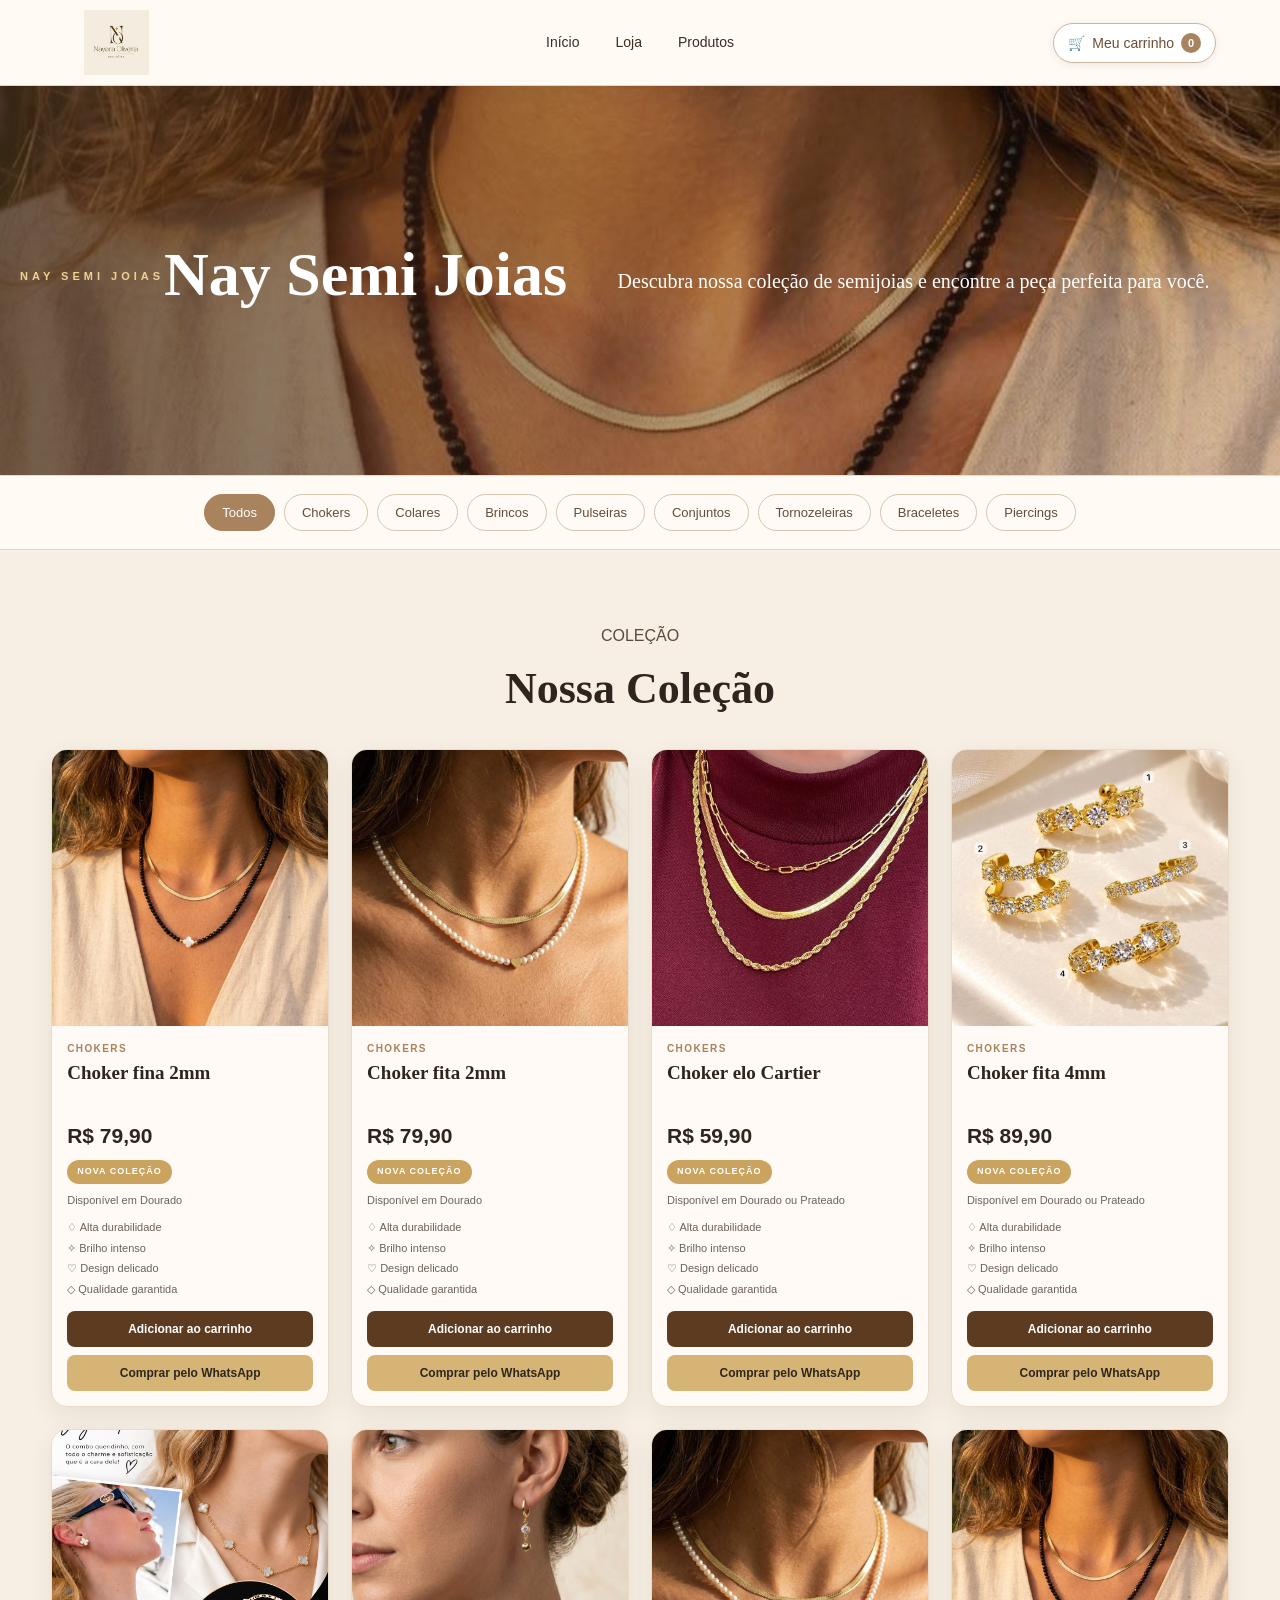
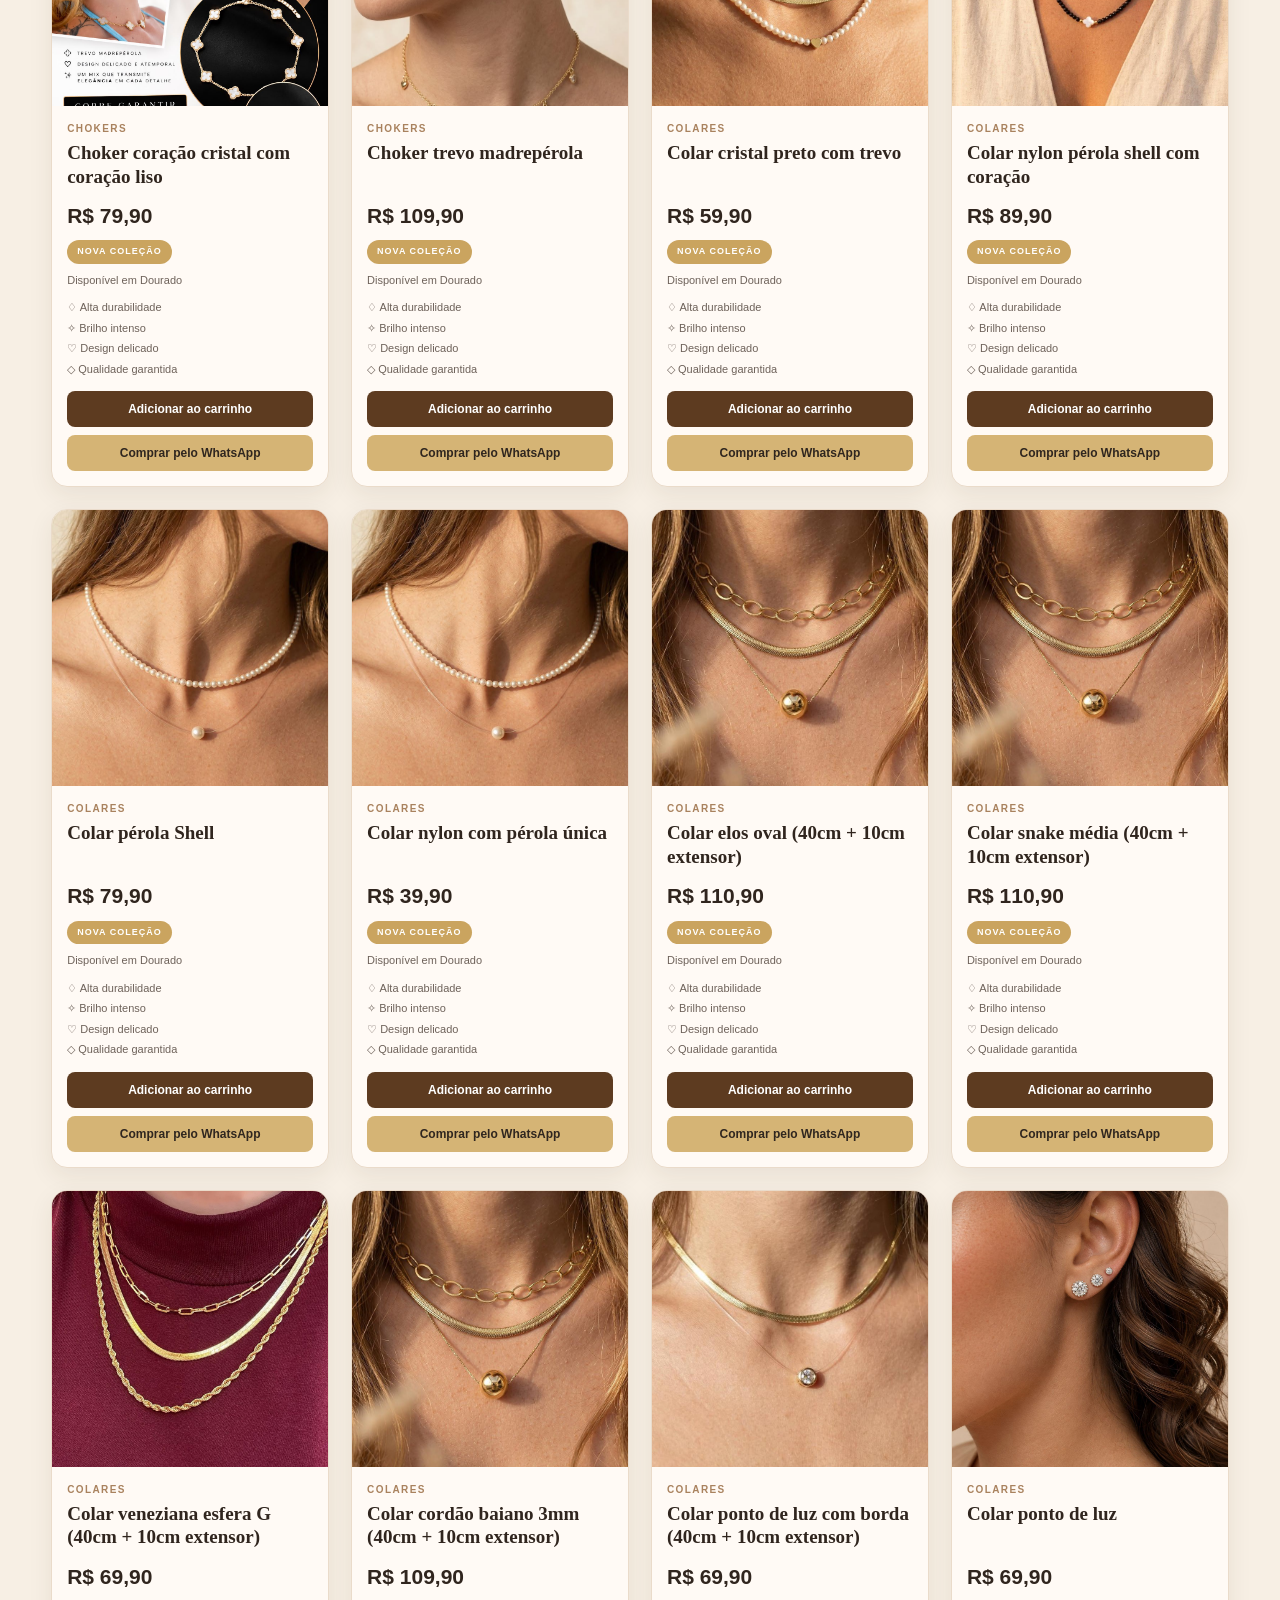
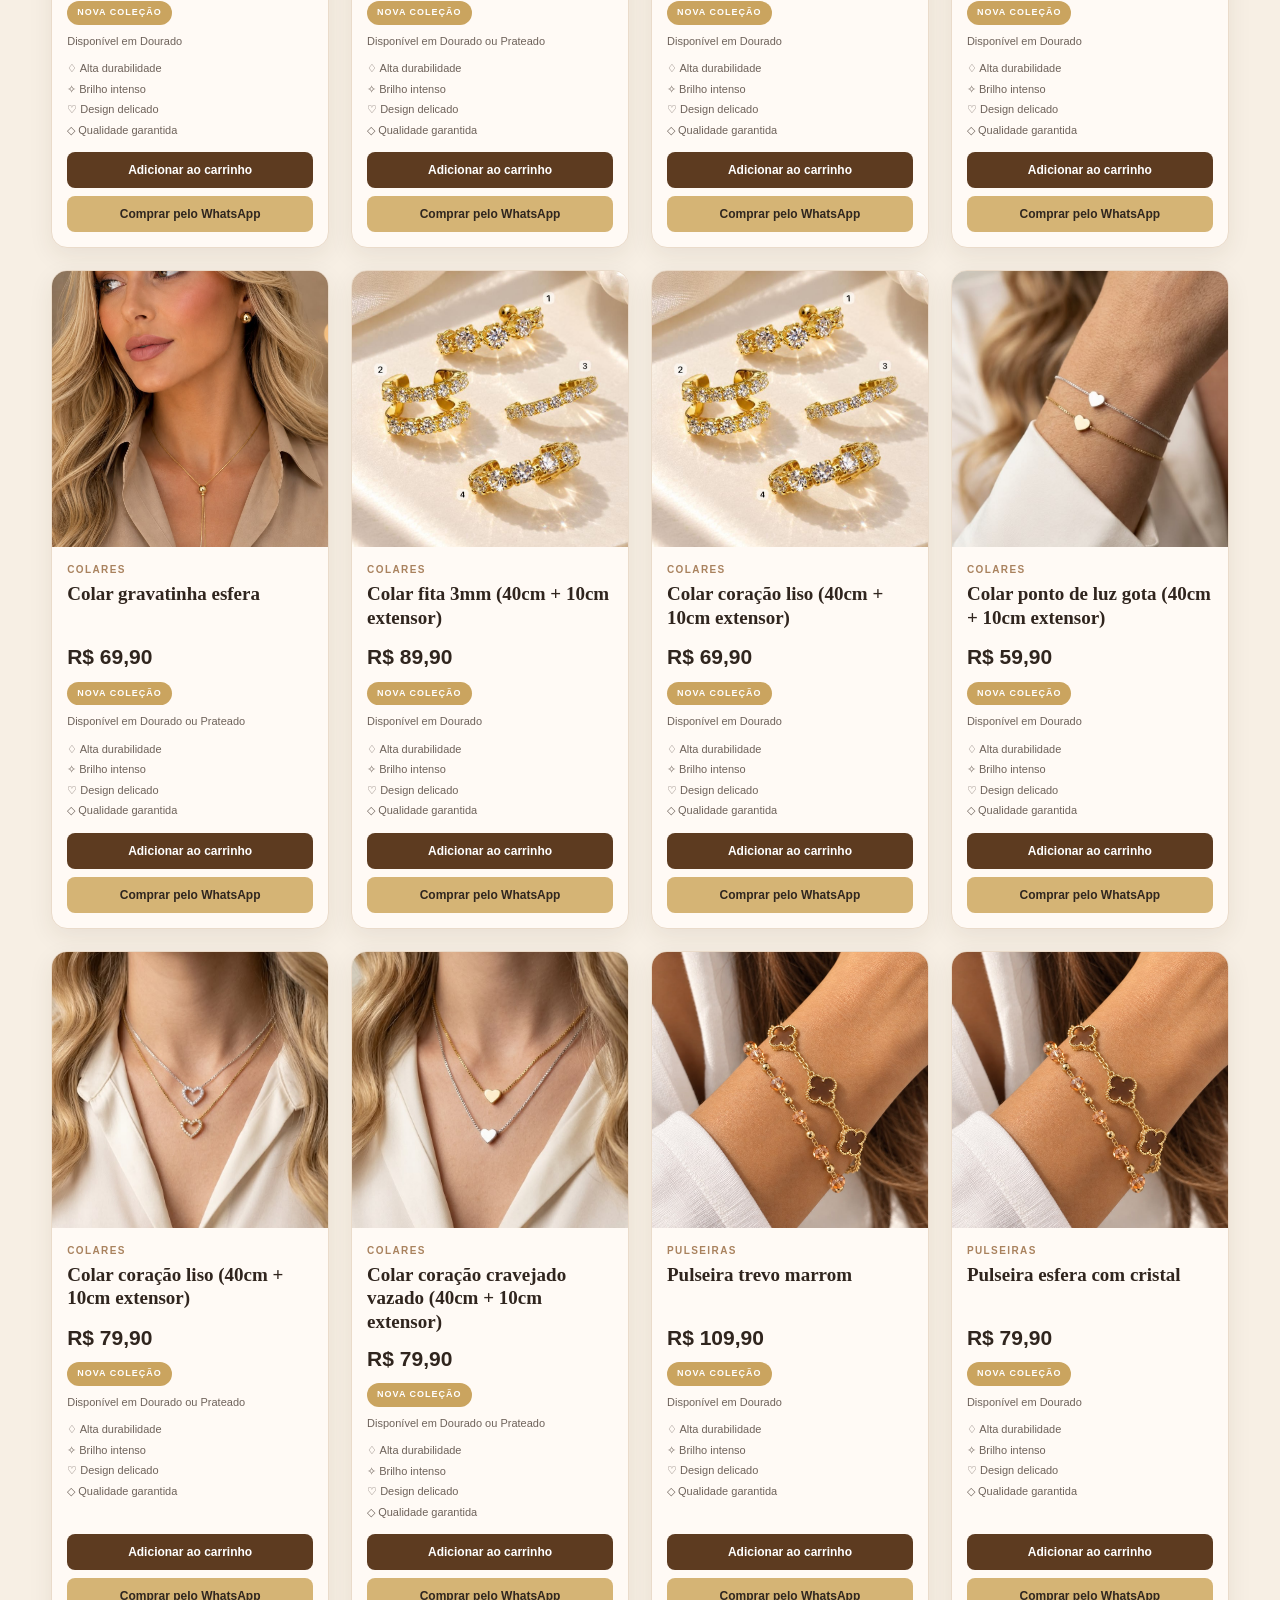
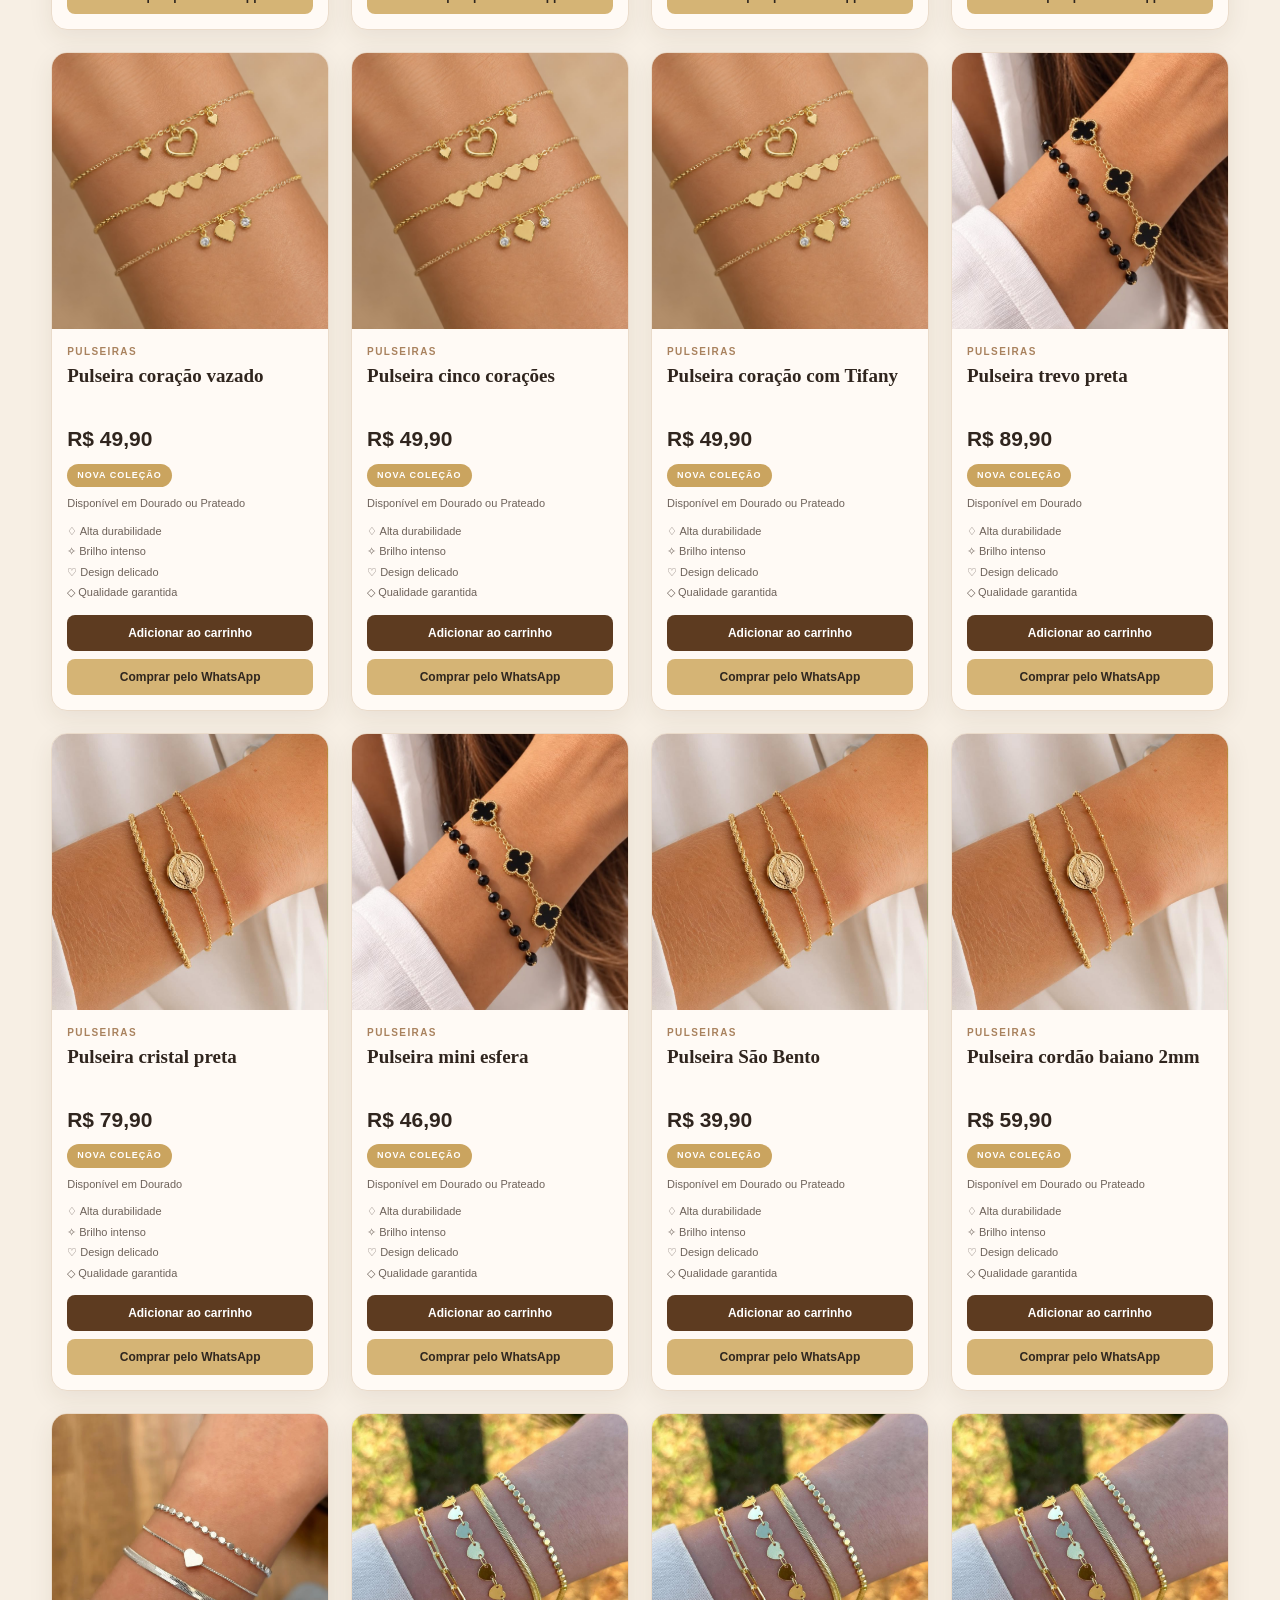
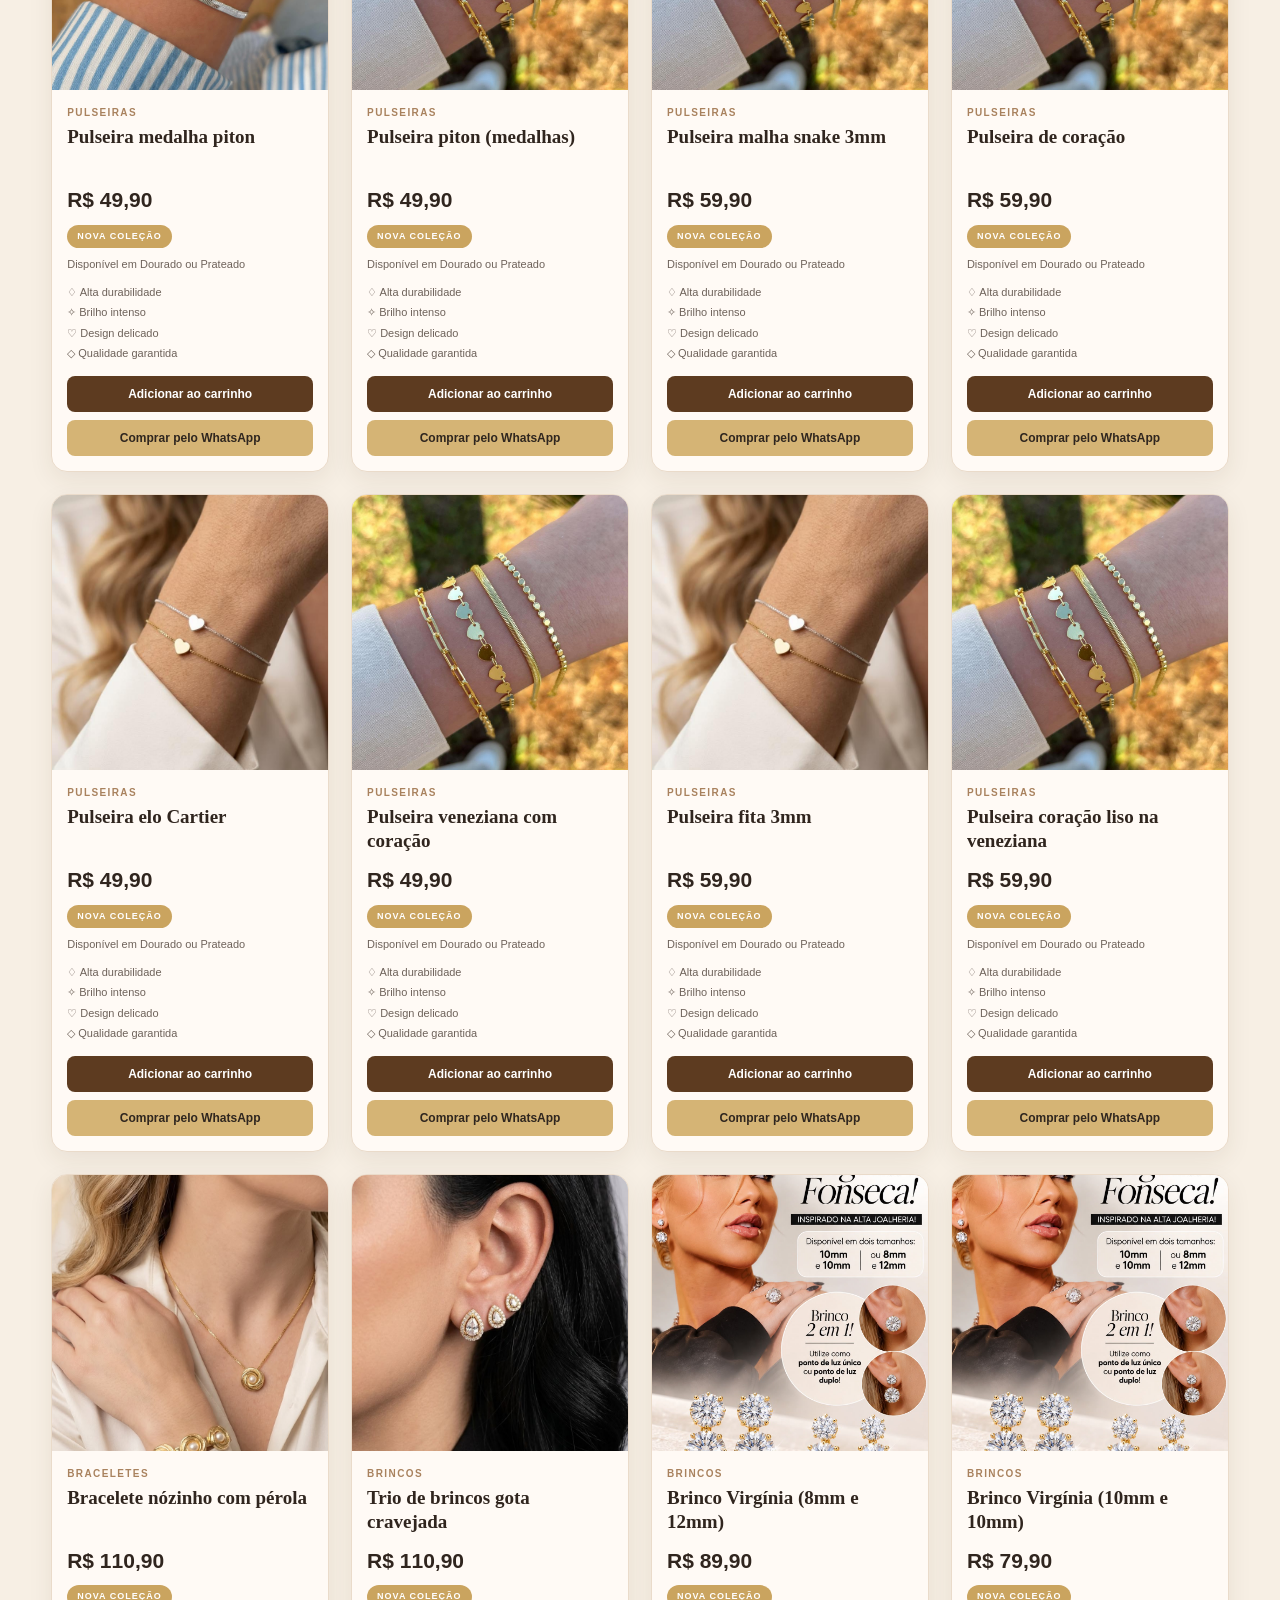
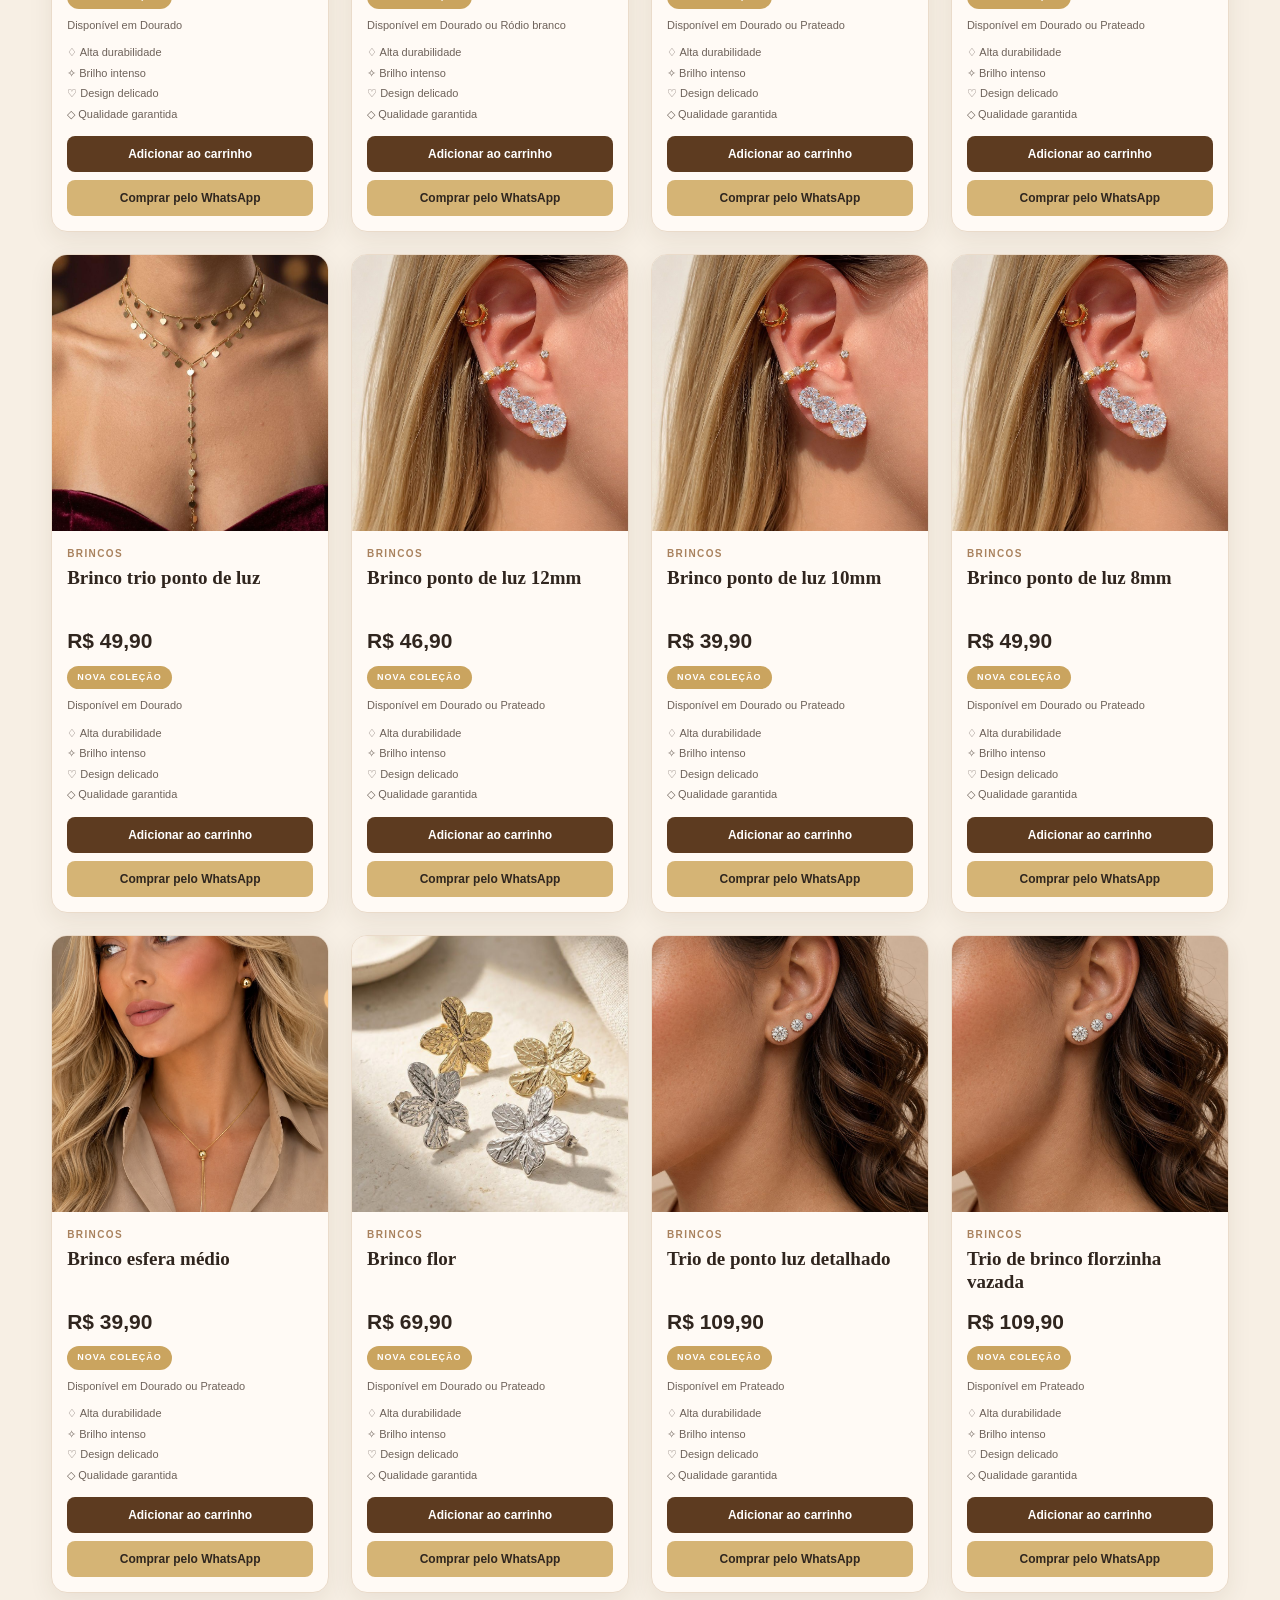
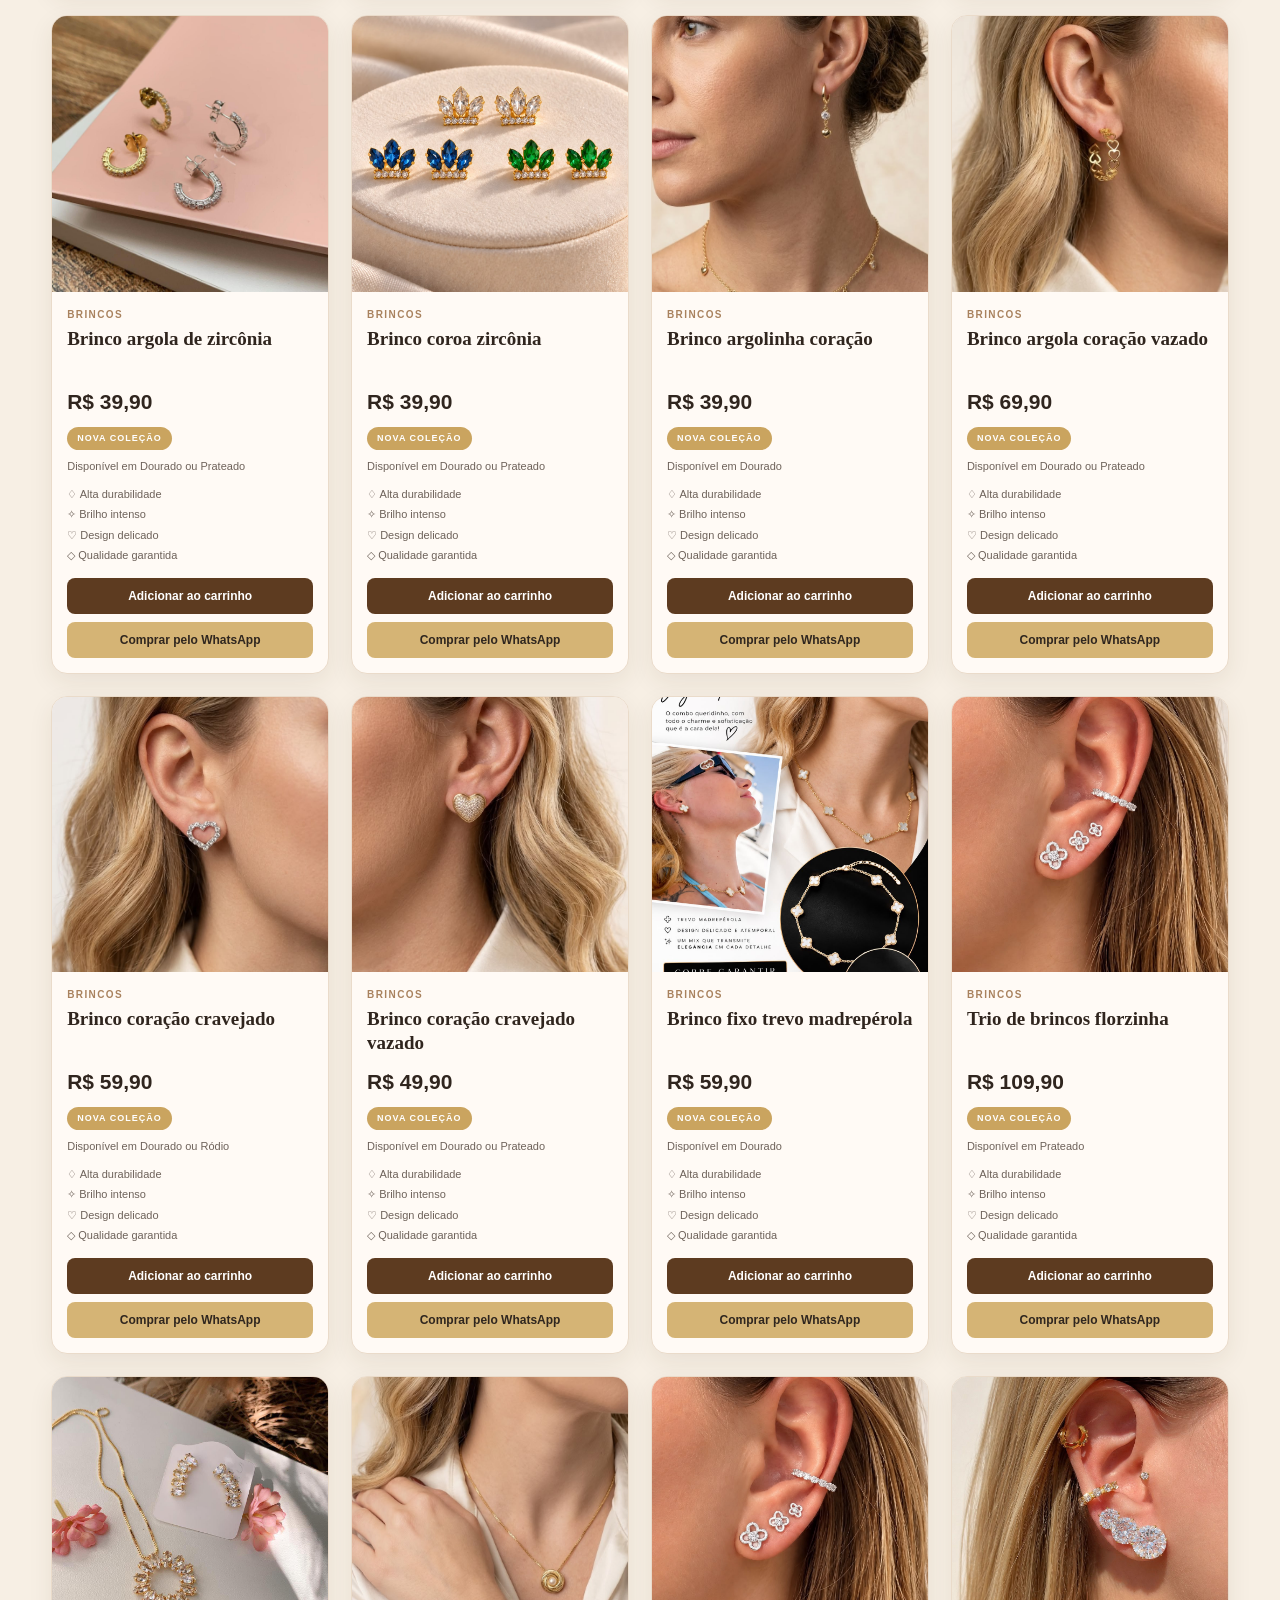
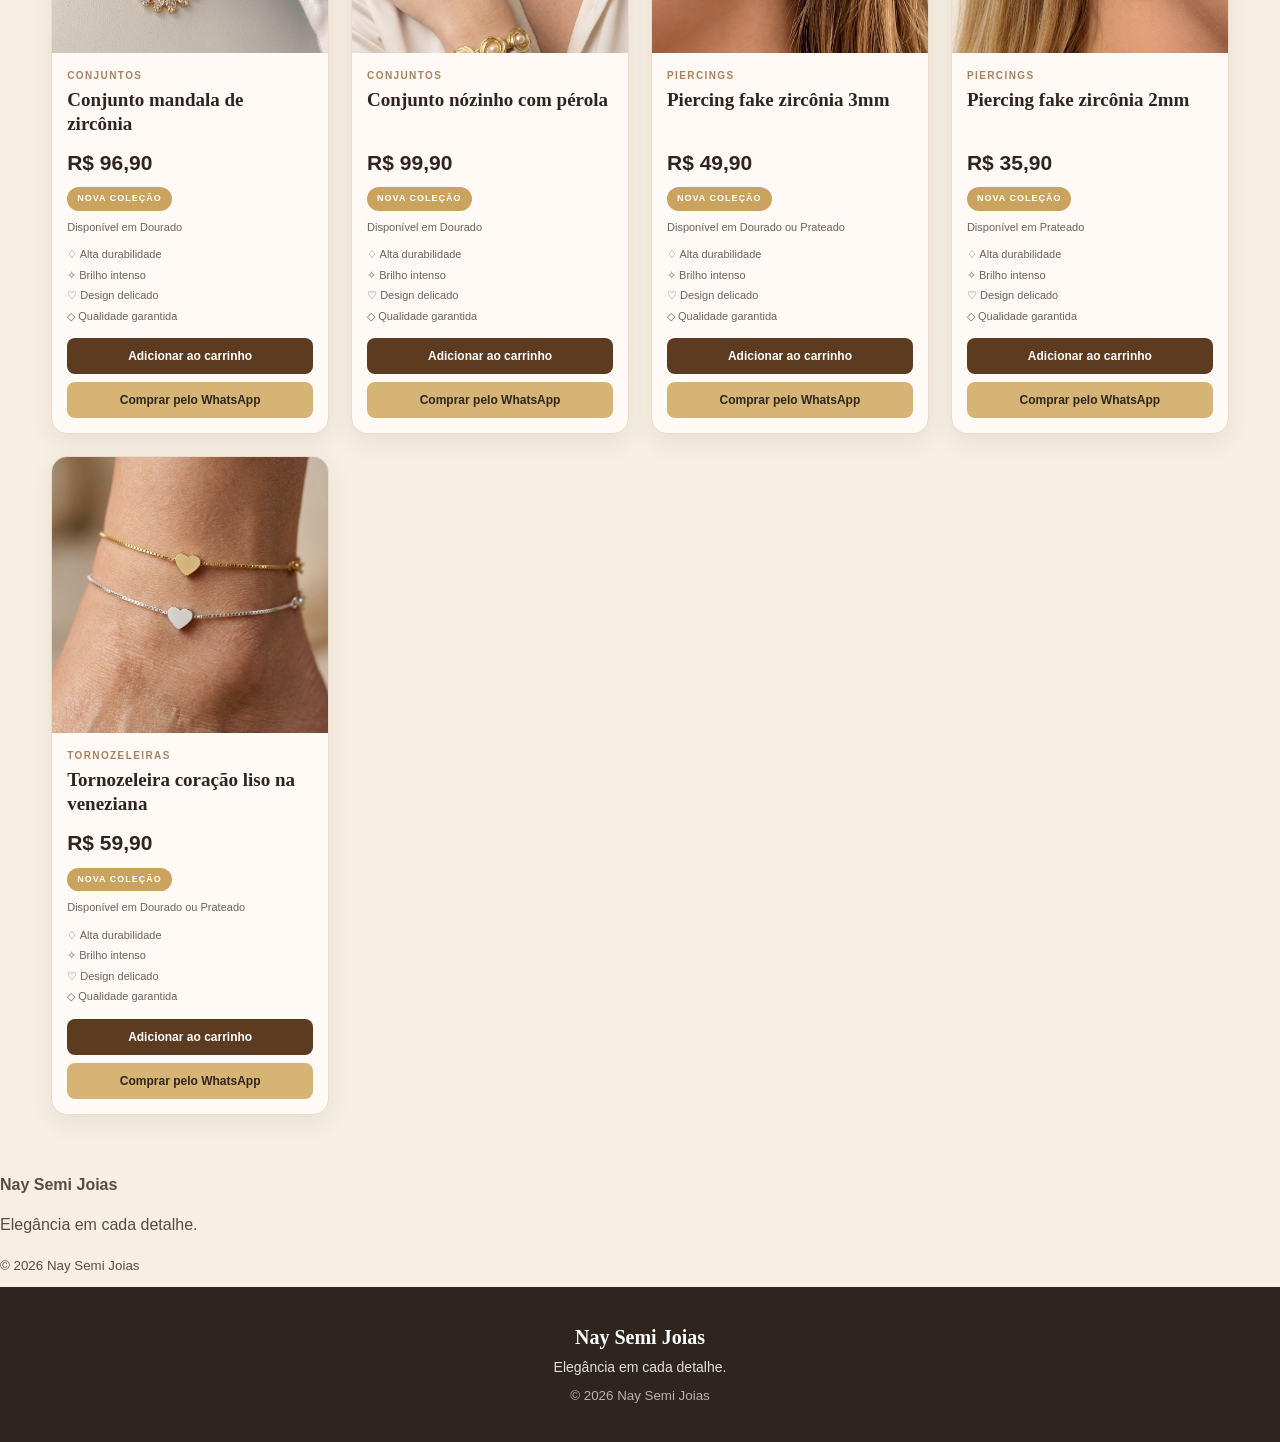
<file: index.html>
<!DOCTYPE html>
<html lang="pt-BR">
<head>
<meta name="google-site-verification" content="xqB1VnpRyIxHtmljUpgJzrVEka9NhTef4bJvGNh54_k" />
<meta name="viewport" content="width=device-width, initial-scale=1.0">
<meta name="theme-color" content="#f4ecdf">
<title>Nay Semi Joias | Nossa Coleção</title>
<meta name="description" content="Nay Semi Joias — nossa coleção de semijoias, com atendimento pelo WhatsApp e carrinho de compras.">
<link rel="stylesheet" href="loja.css?v=21">
</head>
<body>
<header class="site-header">
  <a class="brand" href="index.html" aria-label="Nay Semi Joias - início">
    <img src="logo.jpg" alt="Nayara Oliveira Semi Joias">
  </a>
  <nav class="main-nav" aria-label="Navegação principal">
    <a href="index.html">Início</a>
    <a href="loja.html">Loja</a>
    <a href="#produtos-area">Produtos</a>
  </nav>
  <button class="cart-button" id="abrir-carrinho" type="button" aria-label="Abrir meu carrinho">
    <span aria-hidden="true">🛒</span><span class="cart-label">Meu carrinho</span><b id="contador-carrinho">0</b>
  </button>
</header>

<main>
<section class="hero-store">
  <p class="eyebrow">NAY SEMI JOIAS</p>
  <h1>Nay Semi Joias</h1>
  <p>Descubra nossa coleção de semijoias e encontre a peça perfeita para você.</p>
</section>

<section class="category-bar" aria-label="Categorias">
  <button class="ativo" type="button" data-categoria="Todos">Todos</button>
  <button type="button" data-categoria="Chokers">Chokers</button>
  <button type="button" data-categoria="Colares">Colares</button>
  <button type="button" data-categoria="Brincos">Brincos</button>
  <button type="button" data-categoria="Pulseiras">Pulseiras</button>
  <button type="button" data-categoria="Conjuntos">Conjuntos</button>
  <button type="button" data-categoria="Tornozeleiras">Tornozeleiras</button>
  <button type="button" data-categoria="Braceletes">Braceletes</button>
  <button type="button" data-categoria="Piercings">Piercings</button>
</section>

<section class="products-section" id="produtos-area">
  <div class="section-heading">
    <p class="eyebrow">COLEÇÃO</p>
    <h2>Nossa Coleção</h2>
  </div>
  <div id="produtos" class="products-grid" aria-live="polite"></div>
</section>
</main>

<div class="cart-overlay" id="carrinho-overlay" aria-hidden="true">
  <aside class="cart-panel" role="dialog" aria-modal="true" aria-labelledby="titulo-carrinho">
    <div class="cart-top">
      <div><span class="cart-kicker">NAY SEMI JOIAS</span><h2 id="titulo-carrinho">Meu carrinho</h2></div>
      <button class="cart-close" id="fechar-carrinho" type="button" aria-label="Fechar carrinho">×</button>
    </div>
    <div id="itens-carrinho" class="cart-items"></div>
    <div id="carrinho-vazio" class="cart-empty">
      <div class="empty-icon">🛍️</div><h3>Seu carrinho está vazio</h3><p>Escolha suas peças favoritas e adicione ao carrinho.</p>
    </div>
    <div class="cart-summary">
      <div class="total-row"><span>Total</span><strong id="total-carrinho">R$ 0,00</strong></div>
      <button id="finalizar-whatsapp" class="checkout-button" type="button">Finalizar pedido pelo WhatsApp</button>
      <button id="continuar-comprando" class="continue-button" type="button">Continuar comprando</button>
      <small>O pedido será enviado para atendimento pelo WhatsApp.</small>
    </div>
  </aside>
</div>
  <strong>Nay Semi Joias</strong>
  <p>Elegância em cada detalhe.</p>
  <small>© 2026 Nay Semi Joias</small>
<footer class="site-footer">
  <strong>Nay Semi Joias</strong>
  <p>Elegância em cada detalhe.</p>
  <small>© 2026 Nay Semi Joias</small>
</footer>

<script src="produtos.js?v=10"></script>
<script src="carrinho.js?v=11"></script>
<script>
(function(){
  const buttons=document.querySelectorAll('.category-bar button');
  buttons.forEach(function(button){
    button.addEventListener('click',function(){
      buttons.forEach(function(b){b.classList.remove('ativo')});
      button.classList.add('ativo');
      const cat=button.dataset.categoria;
      renderizarProdutos(cat==='Todos' ? produtos : produtos.filter(p=>p.categoria===cat));
      document.getElementById('produtos-area').scrollIntoView({behavior:'smooth',block:'start'});
    });
  });
})();
</script>
</body>
</html>
</file>
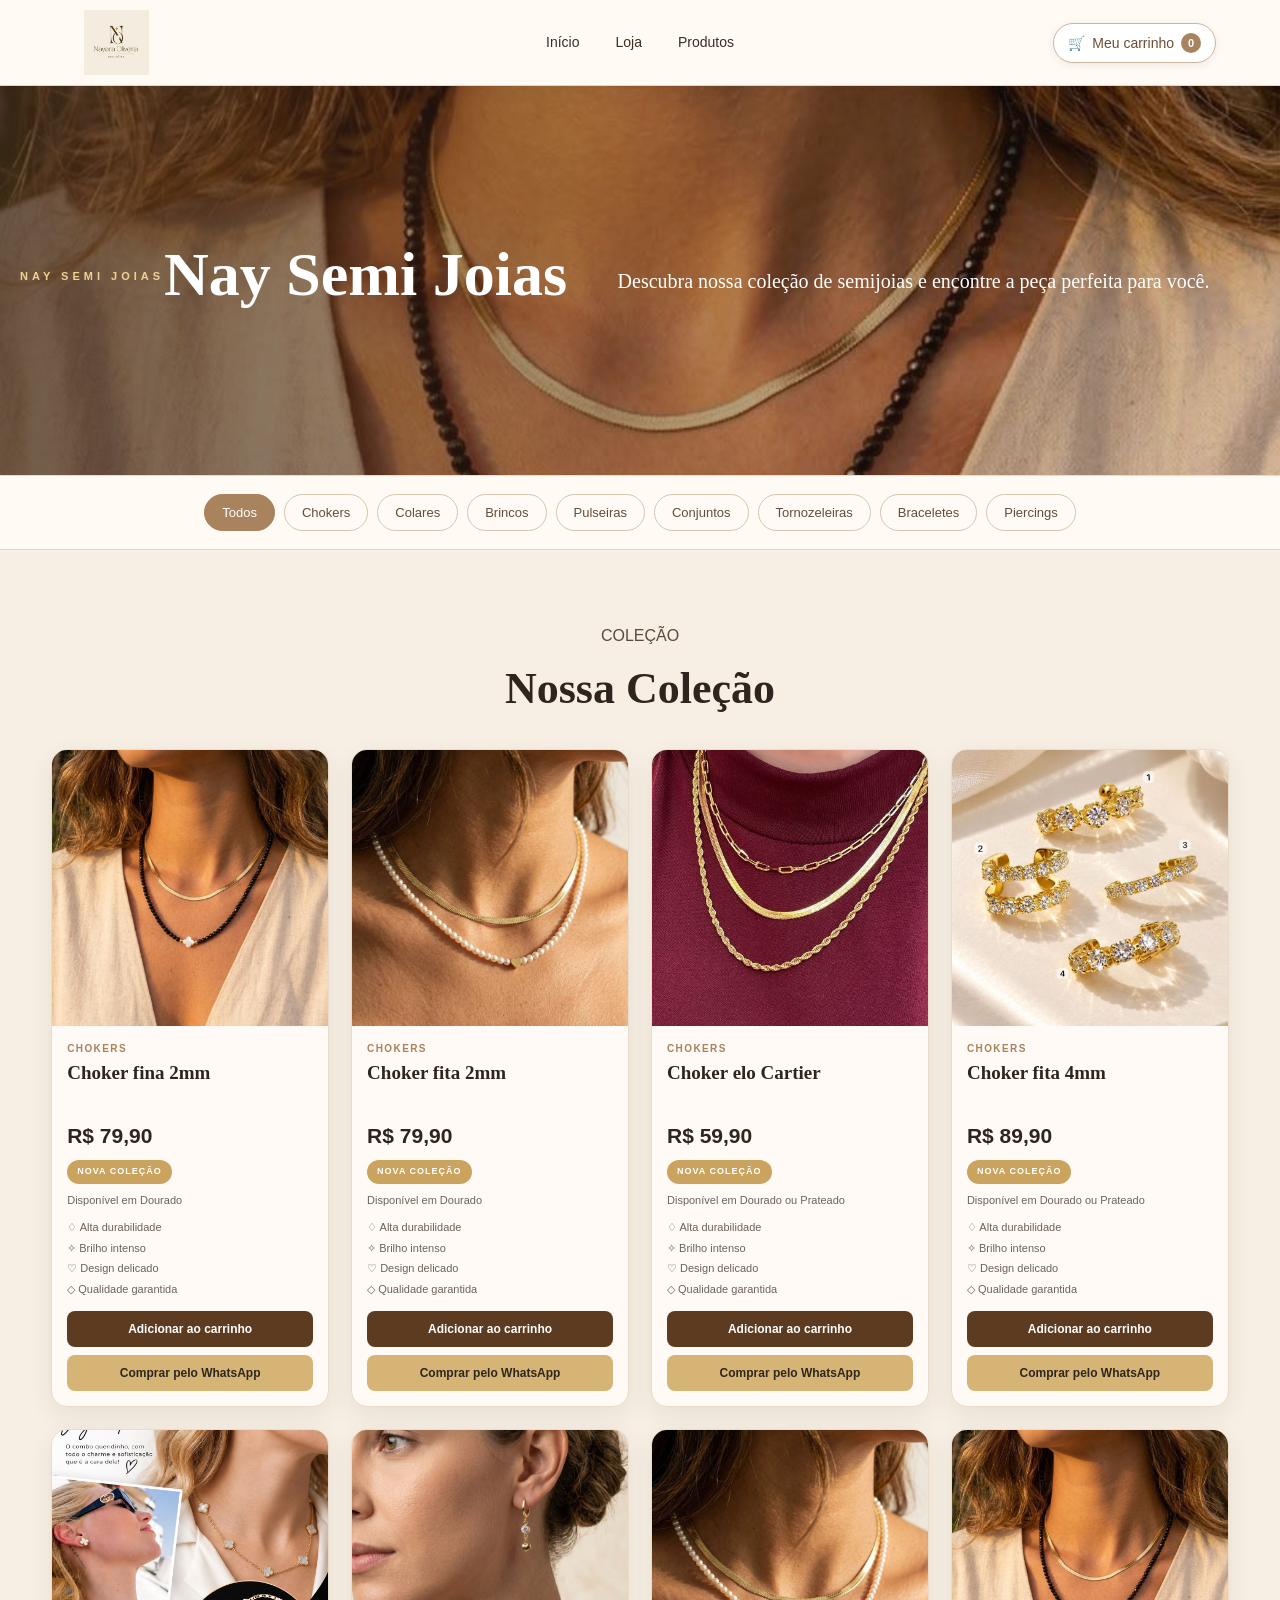
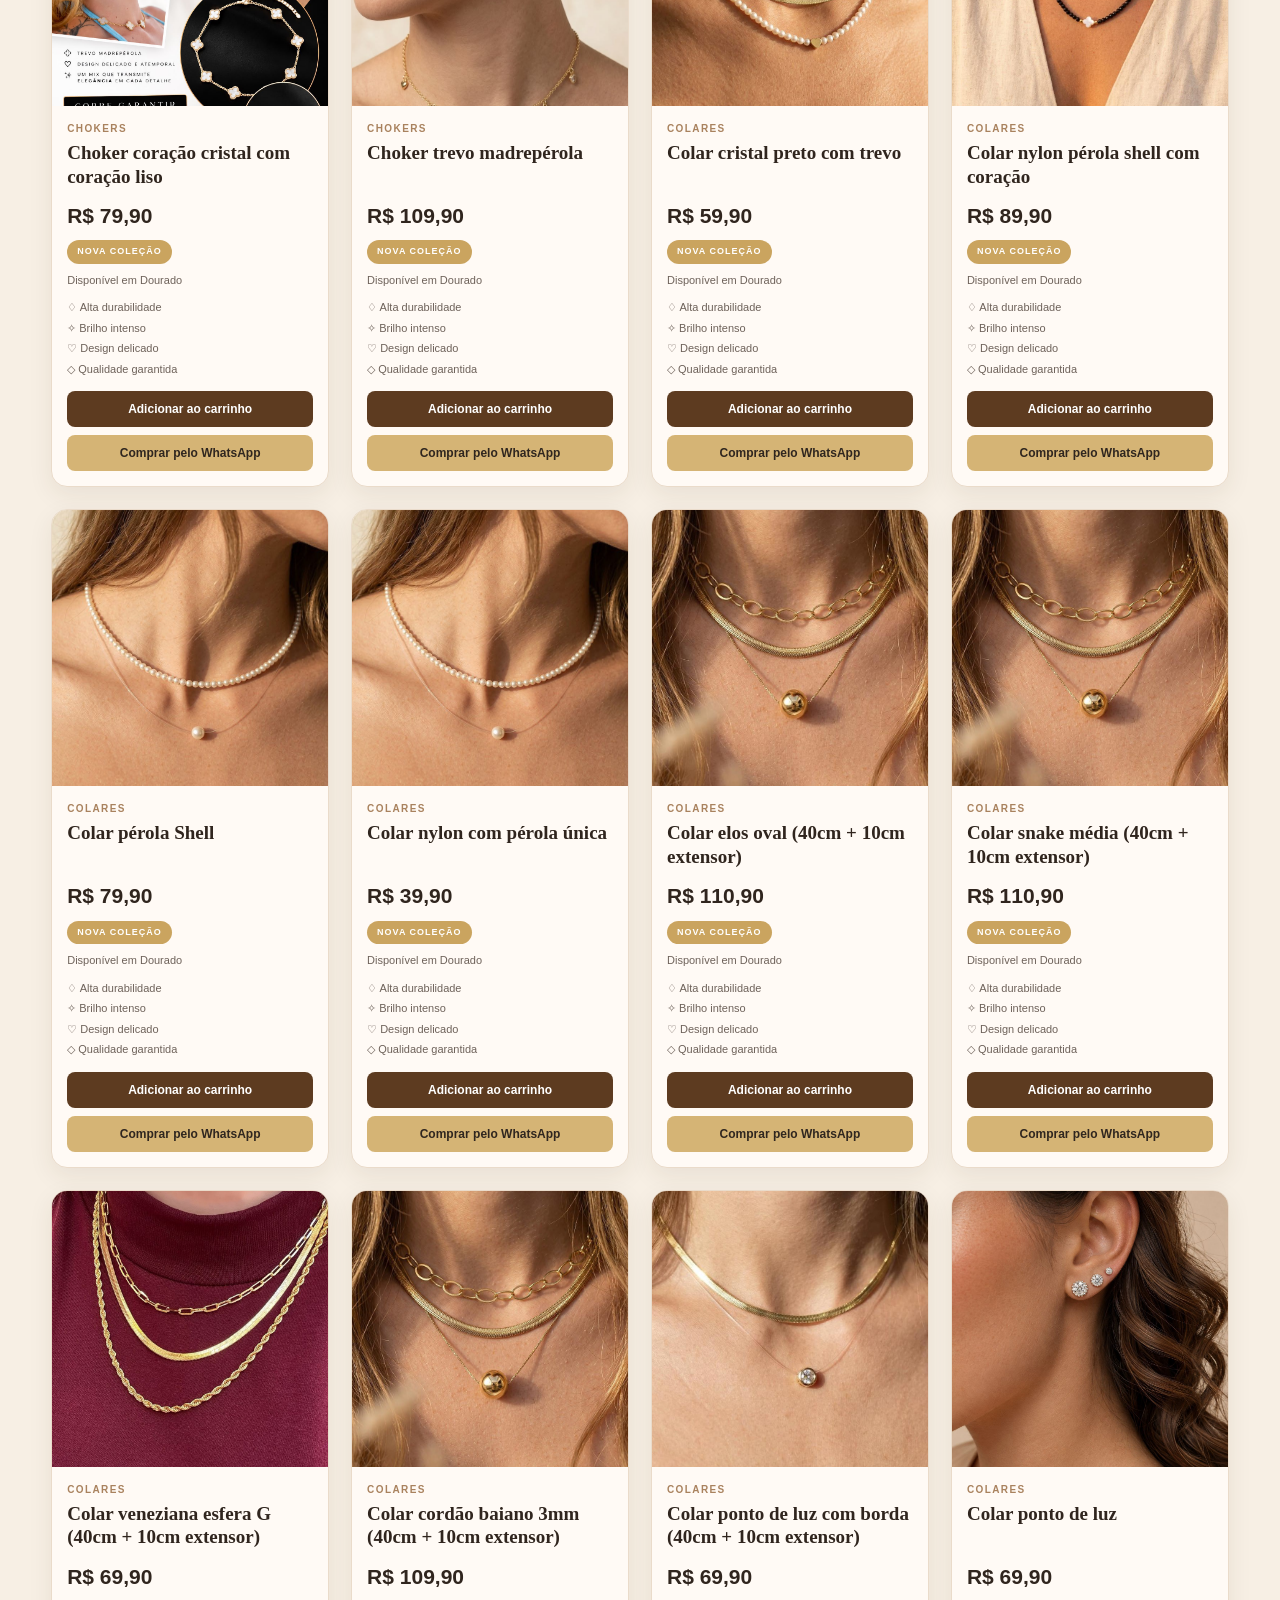
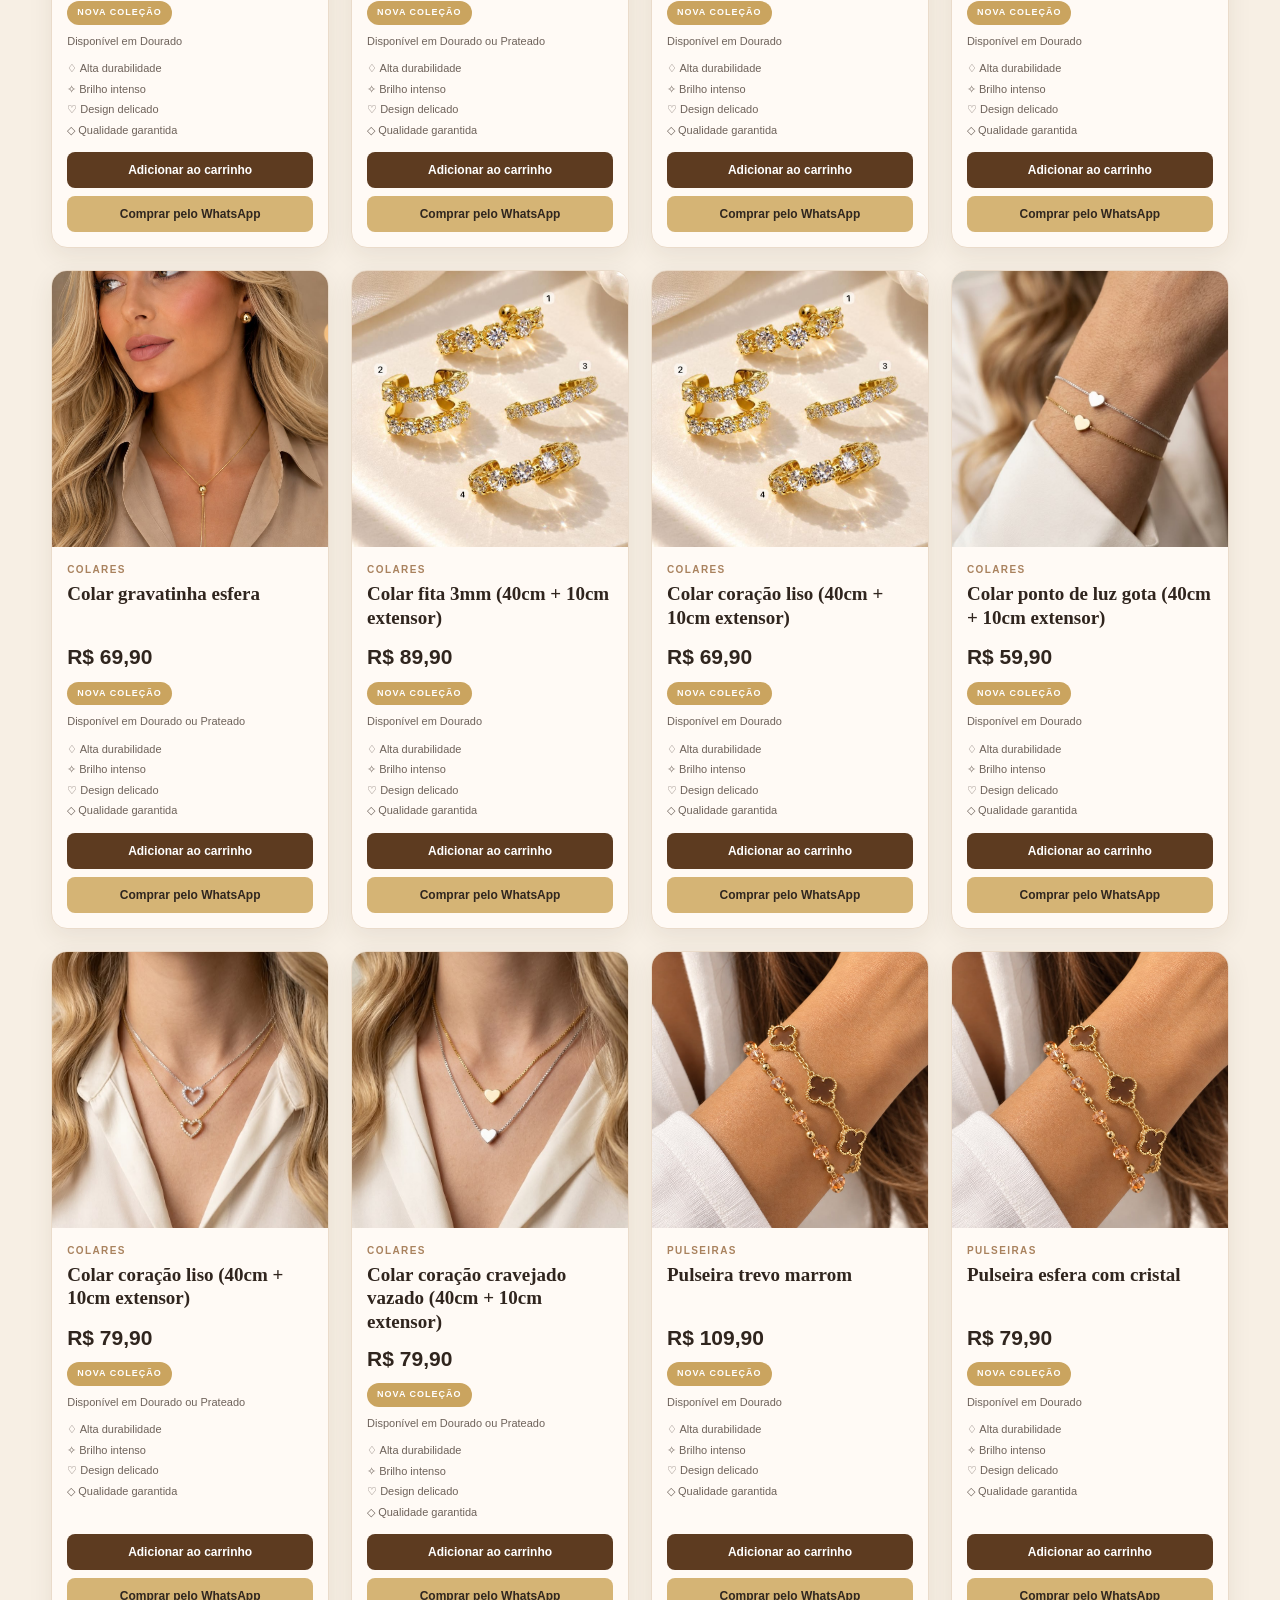
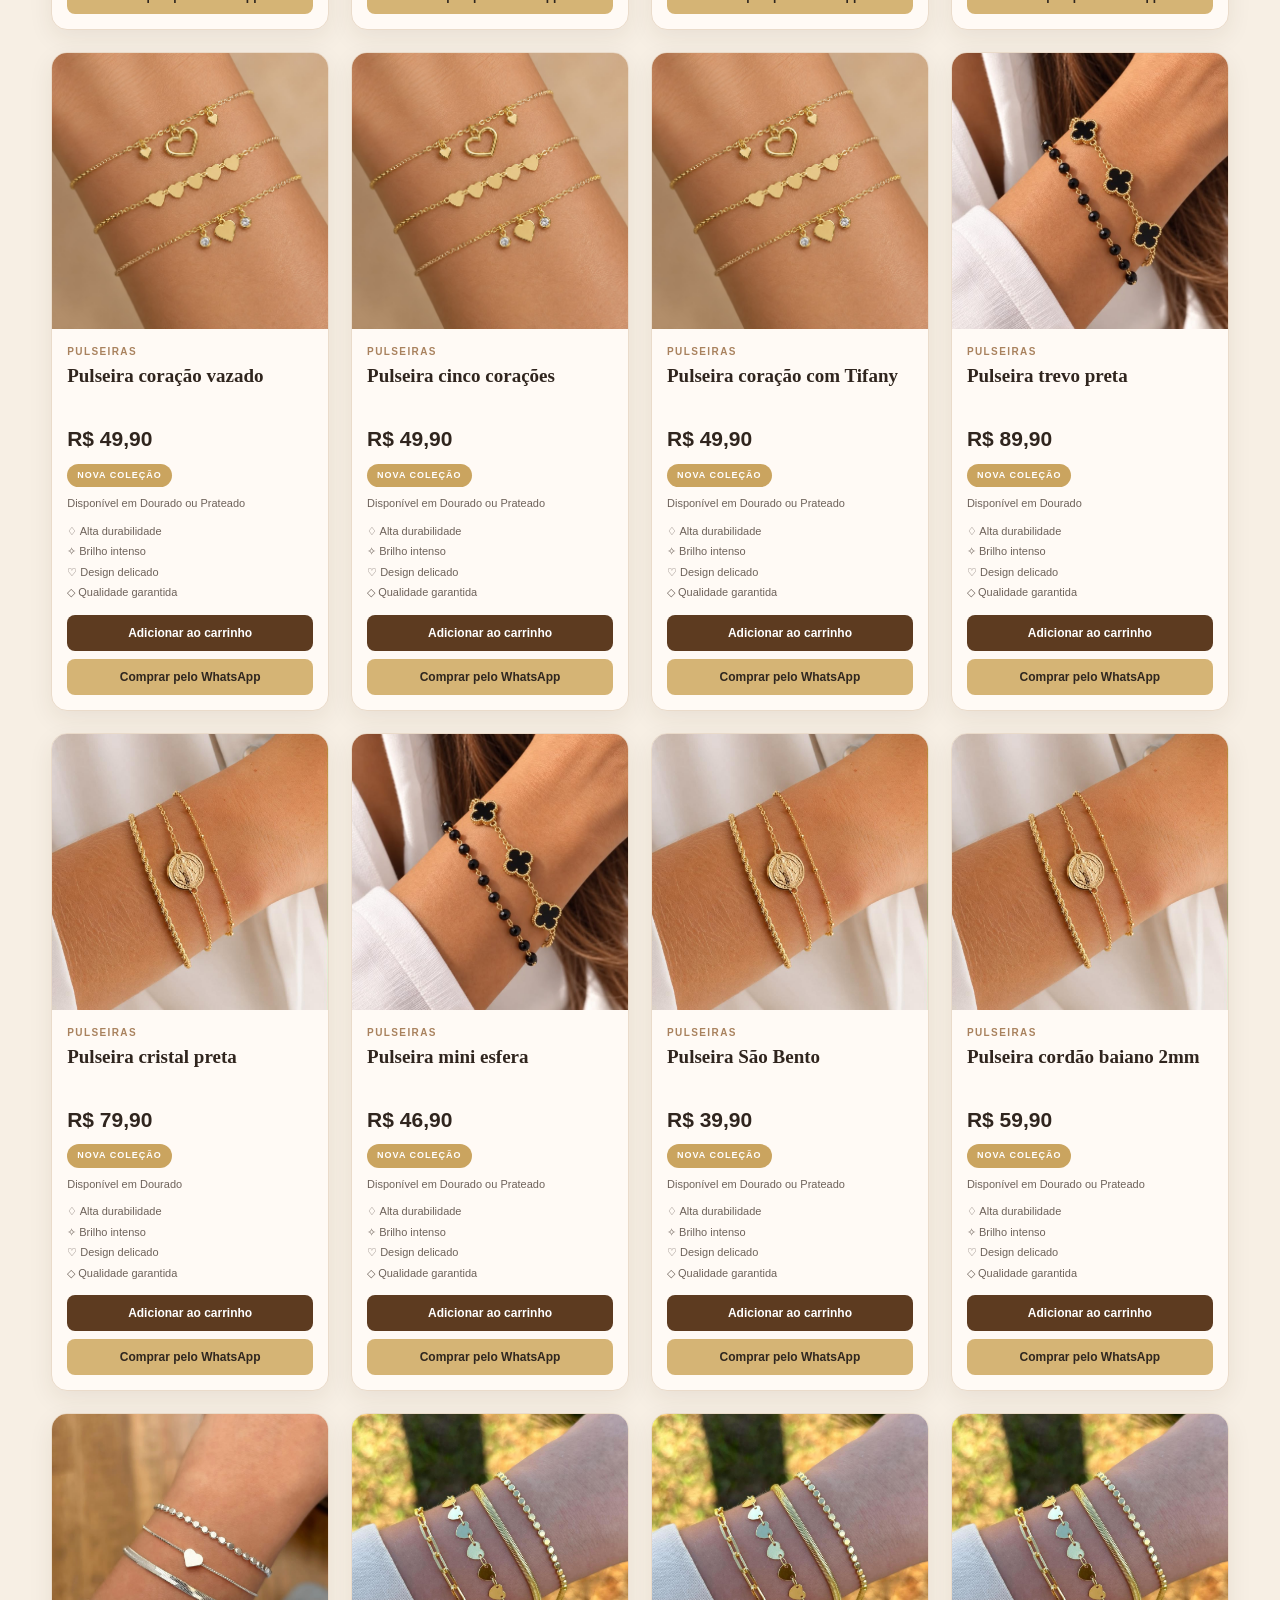
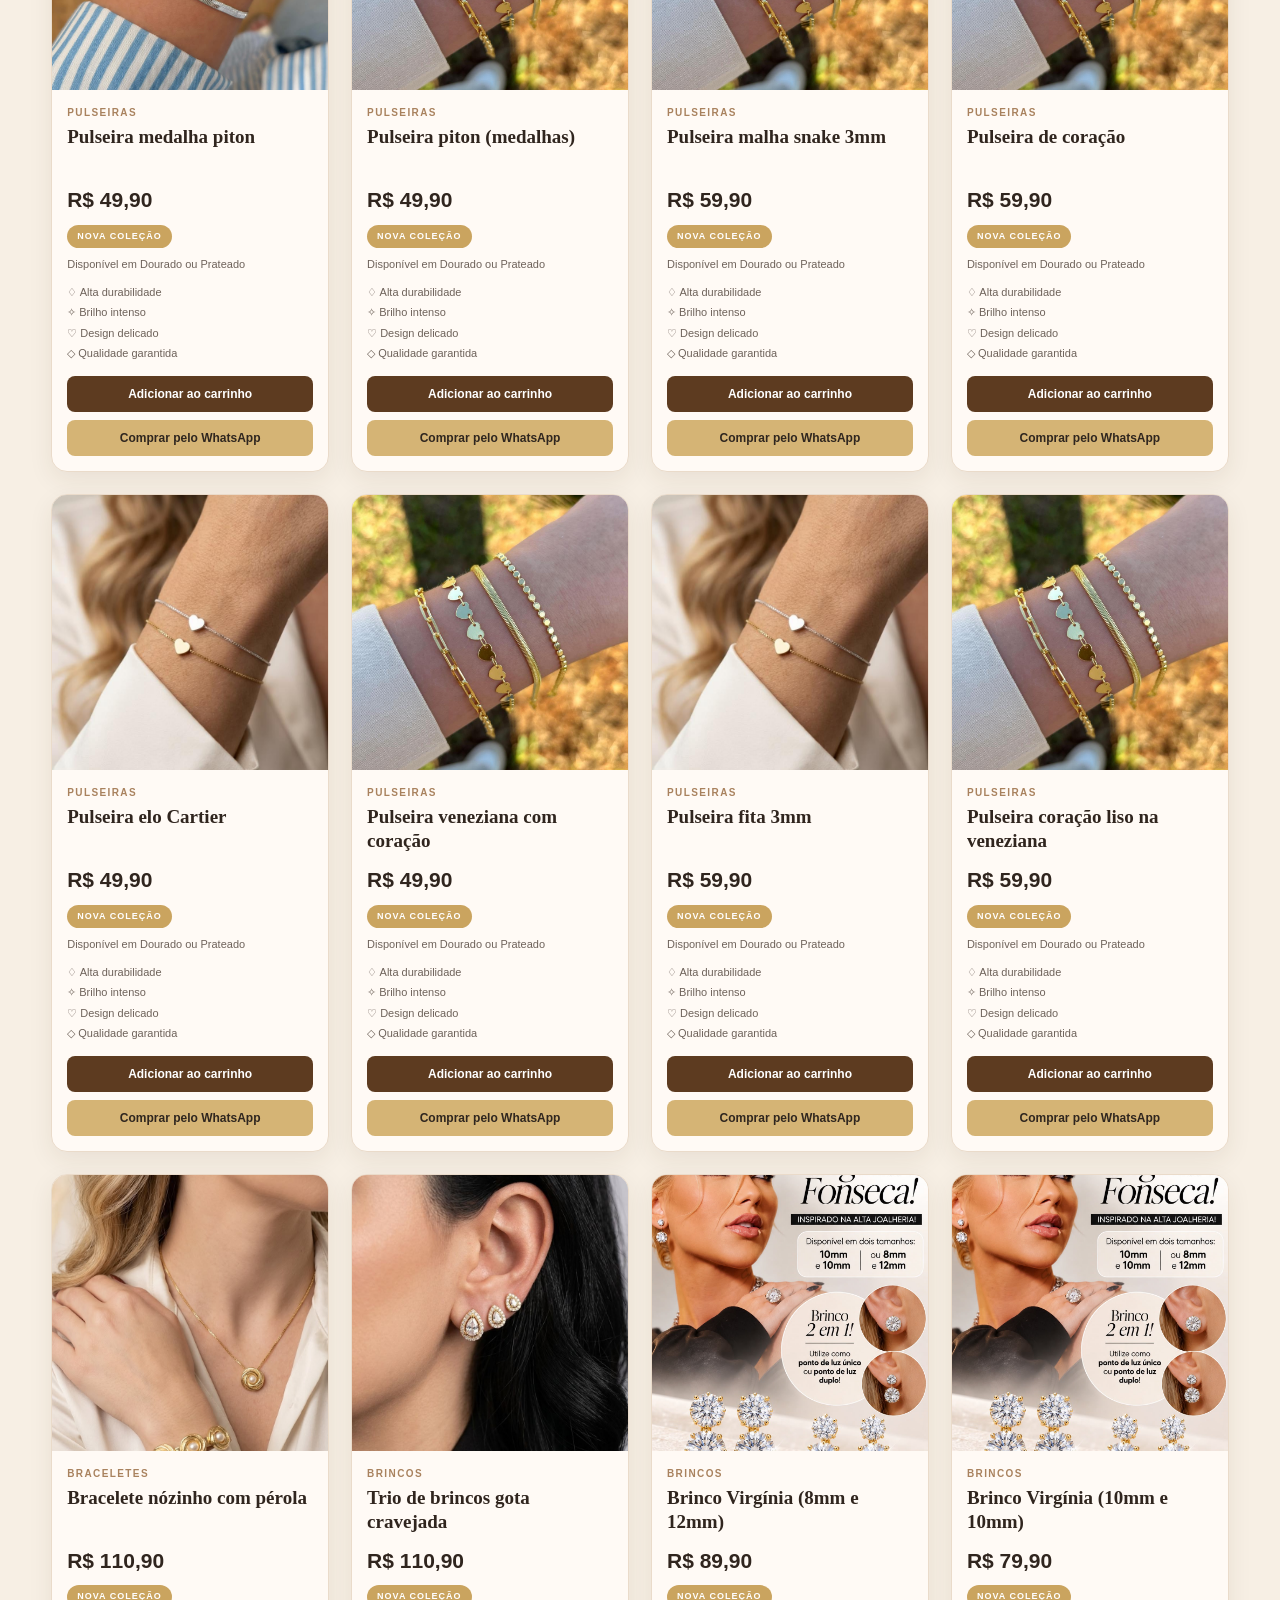
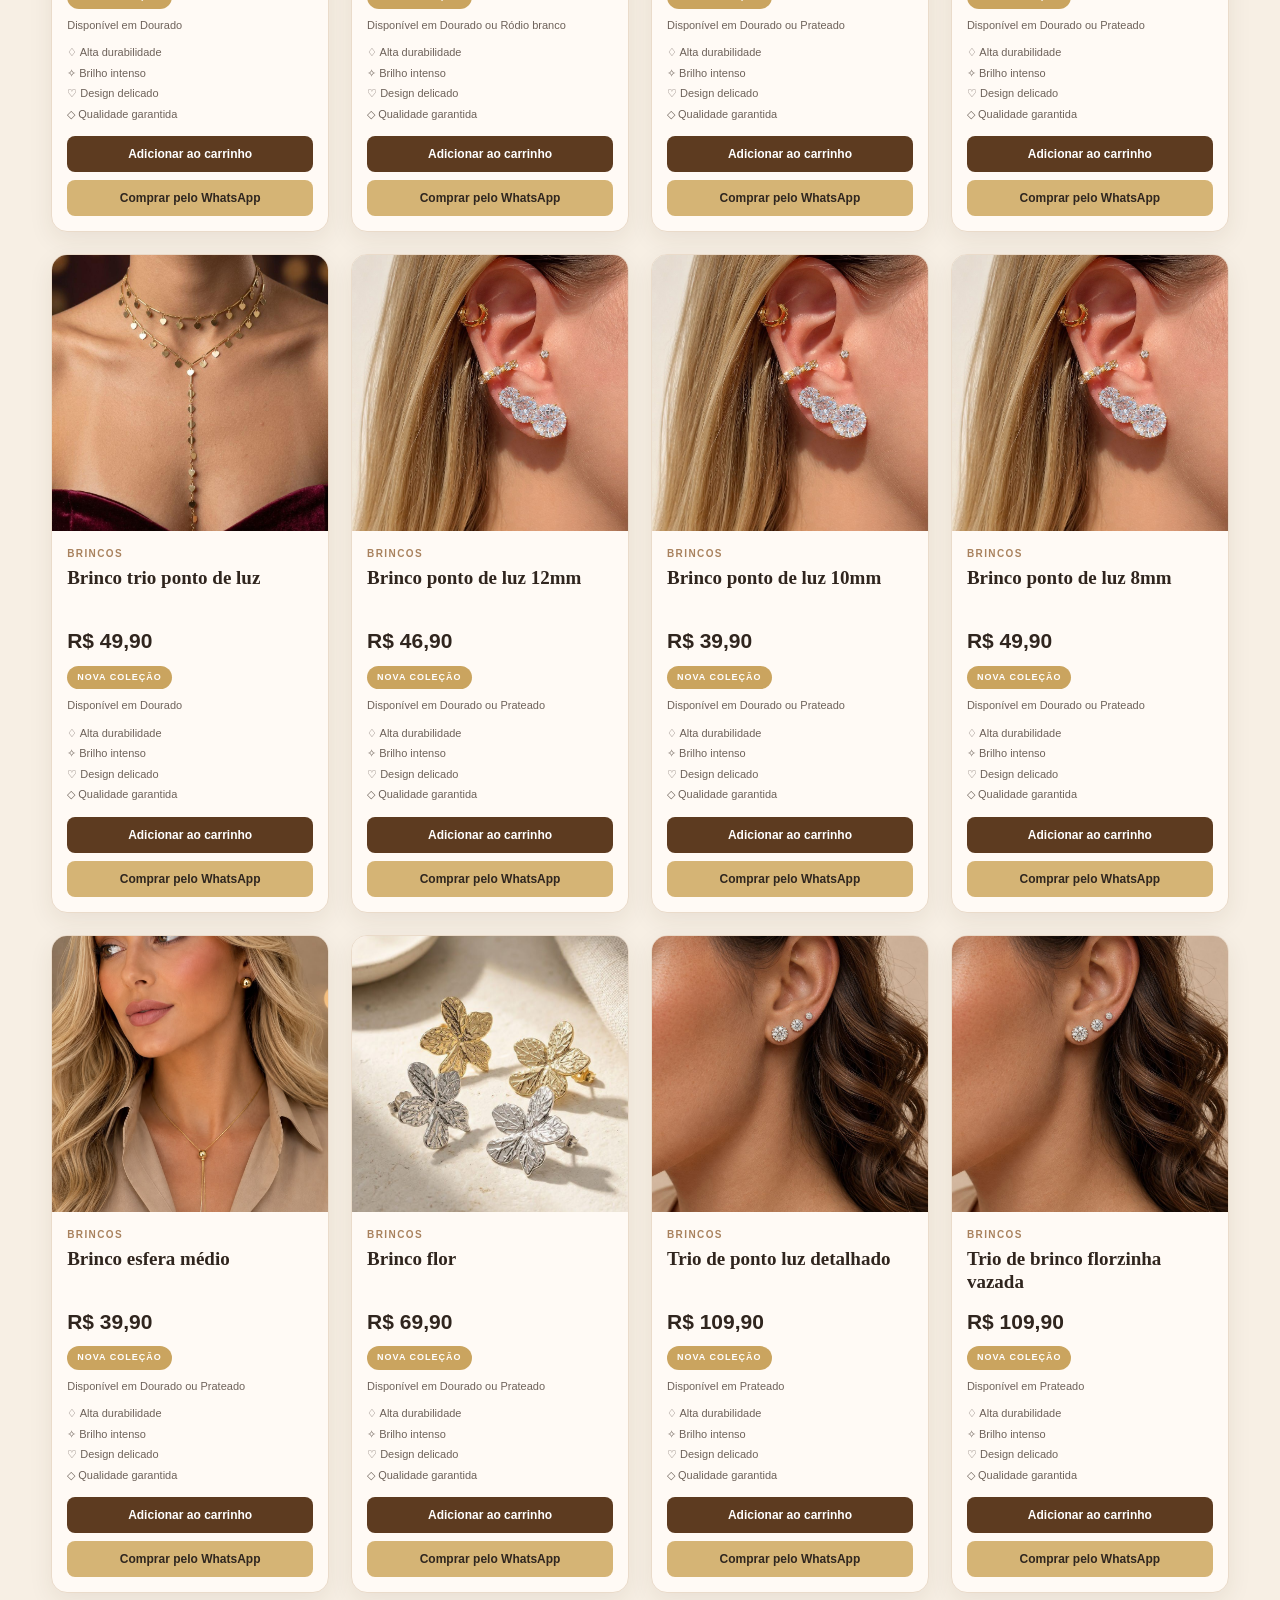
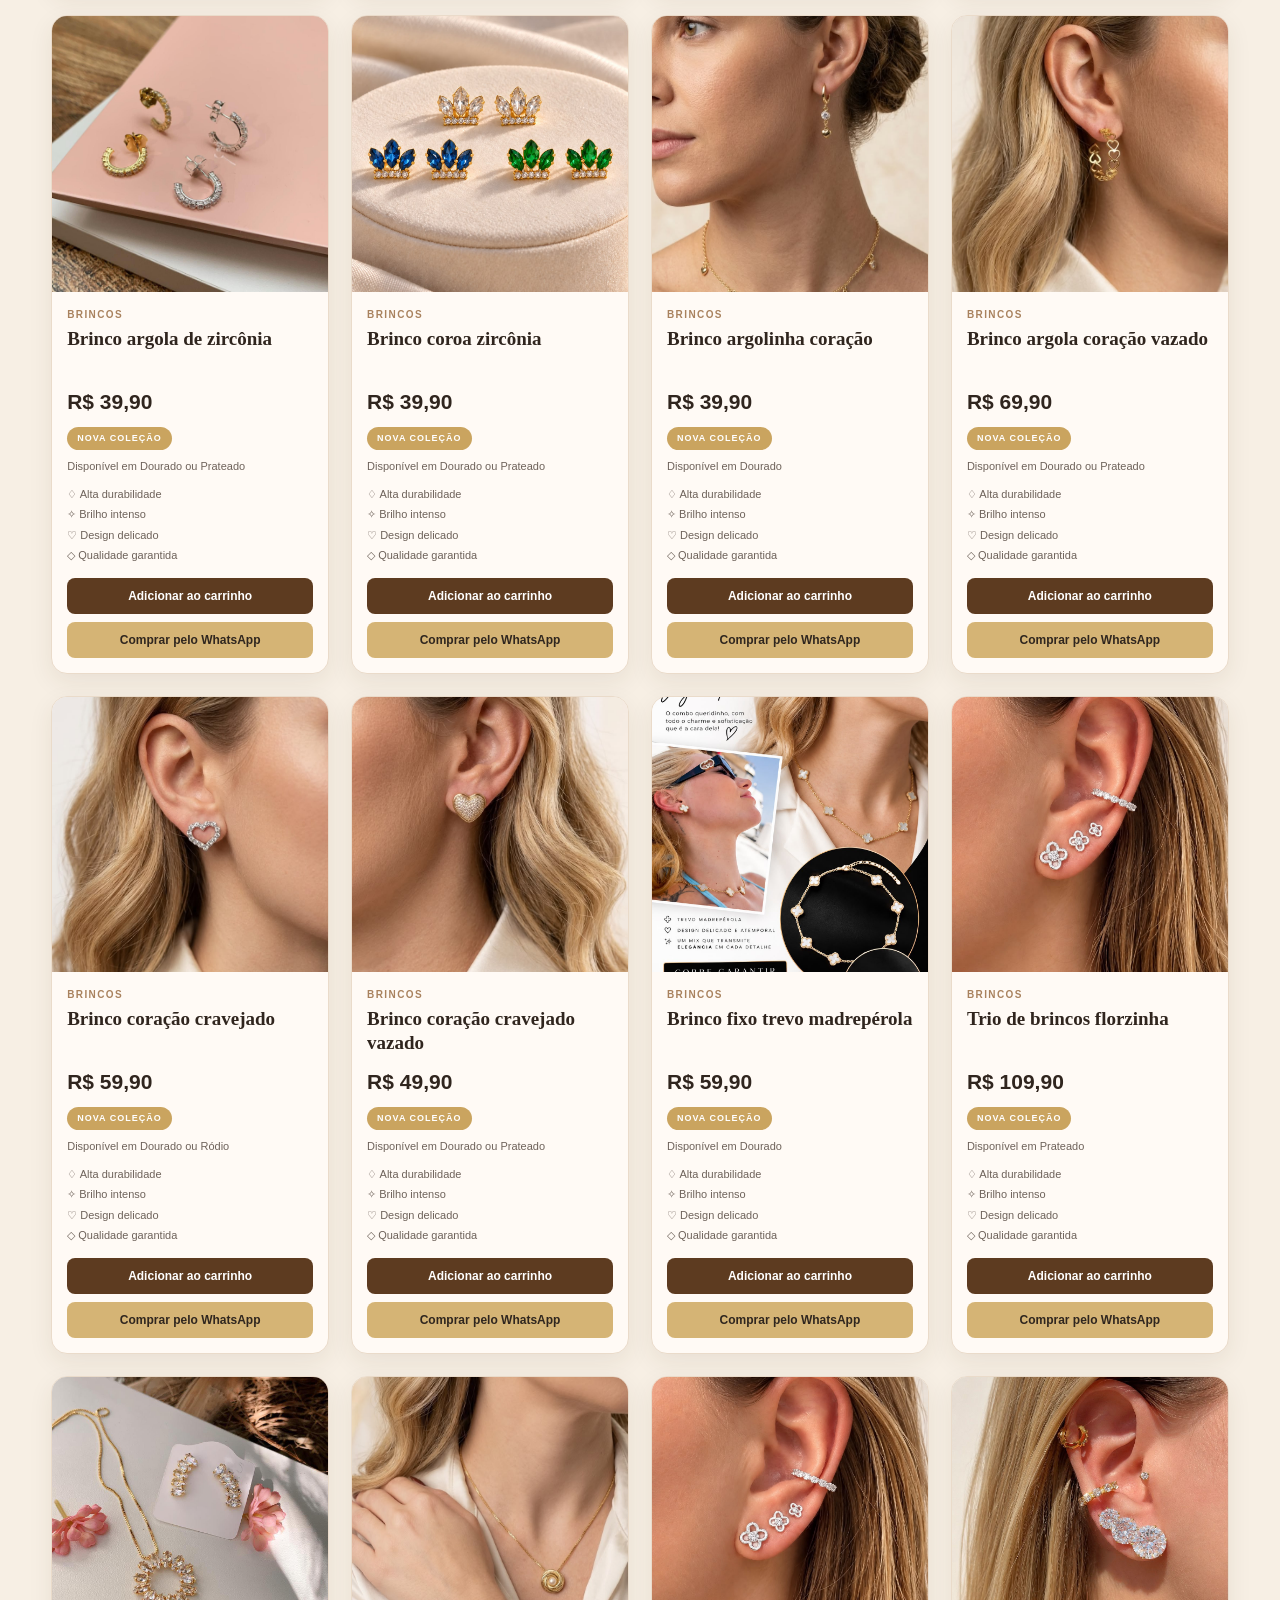
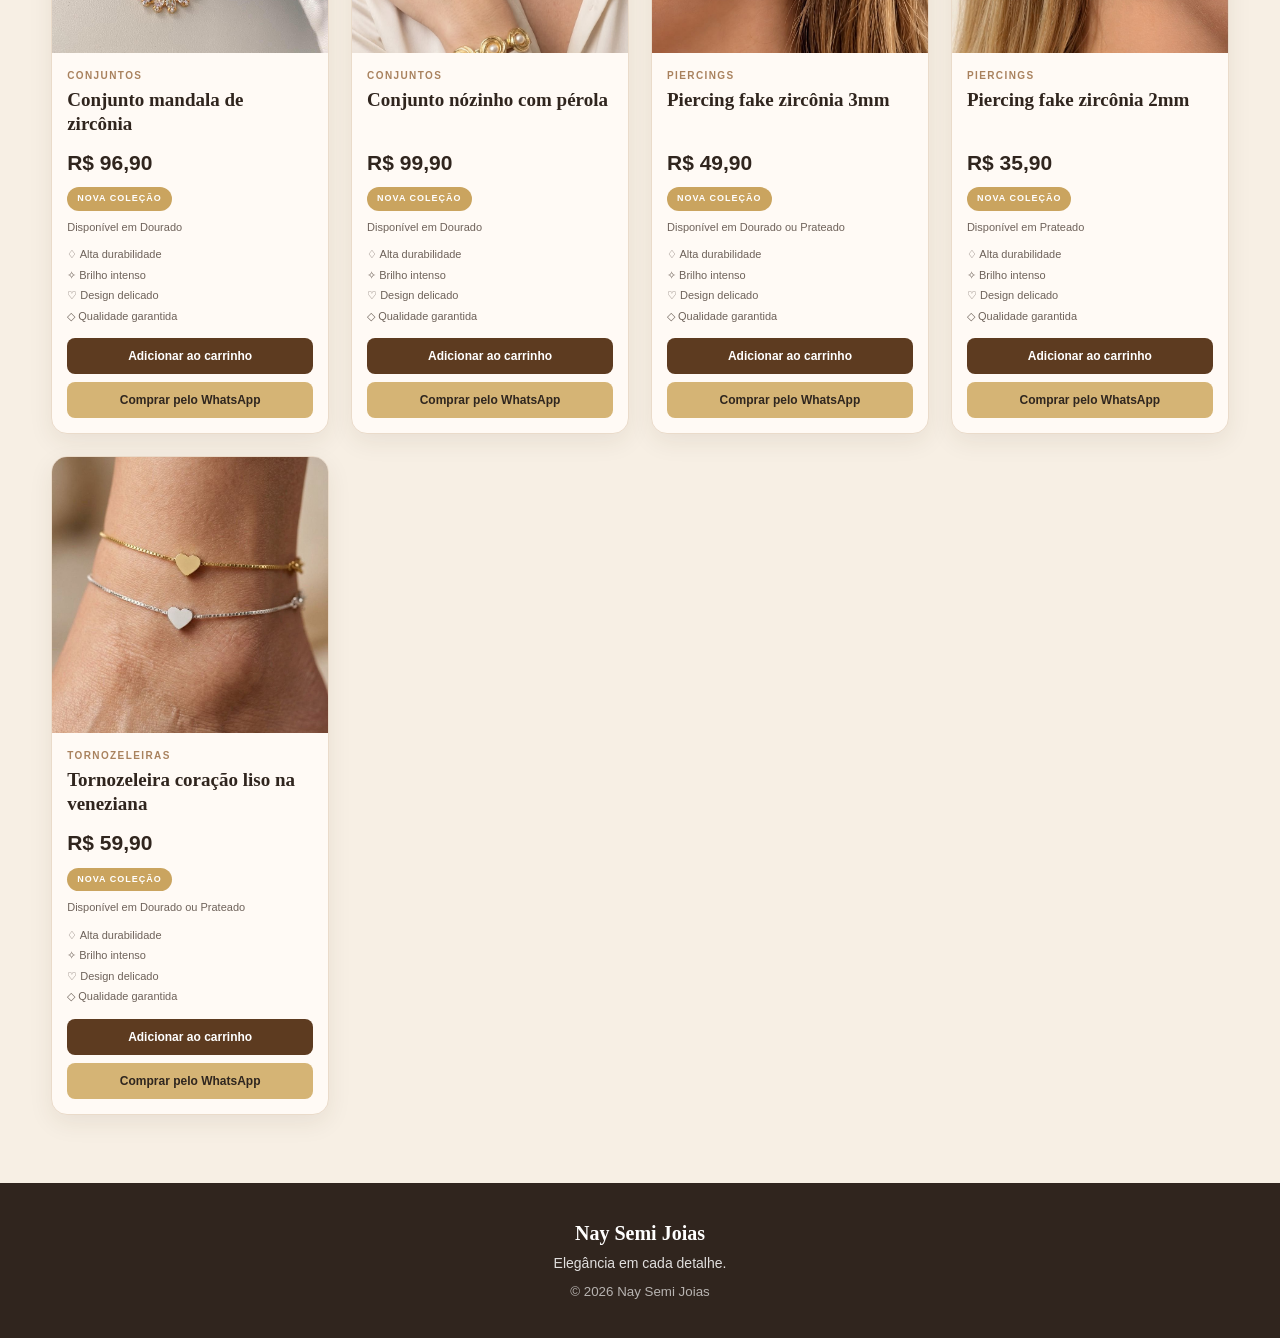
<file: loja.html>
<!DOCTYPE html>
<html lang="pt-BR">
<head>
<meta charset="UTF-8">
<meta name="viewport" content="width=device-width, initial-scale=1.0">
<meta name="theme-color" content="#f4ecdf">
<title>Nay Semi Joias | Nossa Coleção</title>
<meta name="description" content="Nay Semi Joias — nossa coleção de semijoias, com atendimento pelo WhatsApp e carrinho de compras.">
<link rel="stylesheet" href="loja.css?v=21">
</head>
<body>
<header class="site-header">
  <a class="brand" href="index.html" aria-label="Nay Semi Joias - início">
    <img src="logo.jpg" alt="Nayara Oliveira Semi Joias">
  </a>
  <nav class="main-nav" aria-label="Navegação principal">
    <a href="index.html">Início</a>
    <a href="loja.html">Loja</a>
    <a href="#produtos-area">Produtos</a>
  </nav>
  <button class="cart-button" id="abrir-carrinho" type="button" aria-label="Abrir meu carrinho">
    <span aria-hidden="true">🛒</span><span class="cart-label">Meu carrinho</span><b id="contador-carrinho">0</b>
  </button>
</header>

<main>
<section class="hero-store">
  <p class="eyebrow">NAY SEMI JOIAS</p>
  <h1>Nay Semi Joias</h1>
  <p>Descubra nossa coleção de semijoias e encontre a peça perfeita para você.</p>
</section>

<section class="category-bar" aria-label="Categorias">
  <button class="ativo" type="button" data-categoria="Todos">Todos</button>
  <button type="button" data-categoria="Chokers">Chokers</button>
  <button type="button" data-categoria="Colares">Colares</button>
  <button type="button" data-categoria="Brincos">Brincos</button>
  <button type="button" data-categoria="Pulseiras">Pulseiras</button>
  <button type="button" data-categoria="Conjuntos">Conjuntos</button>
  <button type="button" data-categoria="Tornozeleiras">Tornozeleiras</button>
  <button type="button" data-categoria="Braceletes">Braceletes</button>
  <button type="button" data-categoria="Piercings">Piercings</button>
</section>

<section class="products-section" id="produtos-area">
  <div class="section-heading">
    <p class="eyebrow">COLEÇÃO</p>
    <h2>Nossa Coleção</h2>
  </div>
  <div id="produtos" class="products-grid" aria-live="polite"></div>
</section>
</main>

<div class="cart-overlay" id="carrinho-overlay" aria-hidden="true">
  <aside class="cart-panel" role="dialog" aria-modal="true" aria-labelledby="titulo-carrinho">
    <div class="cart-top">
      <div><span class="cart-kicker">NAY SEMI JOIAS</span><h2 id="titulo-carrinho">Meu carrinho</h2></div>
      <button class="cart-close" id="fechar-carrinho" type="button" aria-label="Fechar carrinho">×</button>
    </div>
    <div id="itens-carrinho" class="cart-items"></div>
    <div id="carrinho-vazio" class="cart-empty">
      <div class="empty-icon">🛍️</div><h3>Seu carrinho está vazio</h3><p>Escolha suas peças favoritas e adicione ao carrinho.</p>
    </div>
    <div class="cart-summary">
      <div class="total-row"><span>Total</span><strong id="total-carrinho">R$ 0,00</strong></div>
      <button id="finalizar-whatsapp" class="checkout-button" type="button">Finalizar pedido pelo WhatsApp</button>
      <button id="continuar-comprando" class="continue-button" type="button">Continuar comprando</button>
      <small>O pedido será enviado para atendimento pelo WhatsApp.</small>
    </div>
  </aside>
</div>

<footer class="site-footer">
  <strong>Nay Semi Joias</strong>
  <p>Elegância em cada detalhe.</p>
  <small>© 2026 Nay Semi Joias</small>
</footer>

<script src="produtos.js?v=10"></script>
<script src="carrinho.js?v=10"></script>
<script>
(function(){
  const buttons=document.querySelectorAll('.category-bar button');
  buttons.forEach(function(button){
    button.addEventListener('click',function(){
      buttons.forEach(function(b){b.classList.remove('ativo')});
      button.classList.add('ativo');
      const cat=button.dataset.categoria;
      renderizarProdutos(cat==='Todos' ? produtos : produtos.filter(p=>p.categoria===cat));
      document.getElementById('produtos-area').scrollIntoView({behavior:'smooth',block:'start'});
    });
  });
})();
</script>
</body>
</html>
</file>
<file: loja.css>
:root{
  --bg:#f7efe4;
  --cream:#fffaf4;
  --white:#fff;
  --dark:#30251e;
  --text:#5b4b3f;
  --muted:#78695d;
  --gold:#a9825e;
  --gold2:#d5b475;
  --border:#e4d5c3;
  --shadow:0 8px 24px rgba(70,45,25,.08);
}
*{box-sizing:border-box}
html{scroll-behavior:smooth}
body{
  margin:0;
  padding:0;
  background:var(--bg);
  color:var(--text);
  font-family:Arial,Helvetica,sans-serif;
  line-height:1.5;
  overflow-x:hidden;
}
body.carrinho-aberto{overflow:hidden}

.site-header{
  width:100%;
  min-height:82px;
  padding:10px 5%;
  display:grid;
  grid-template-columns:1fr auto 1fr;
  align-items:center;
  gap:20px;
  background:rgba(255,250,244,.98);
  border-bottom:1px solid var(--border);
  box-shadow:0 3px 15px rgba(60,40,25,.08);
  position:sticky;
  top:0;
  z-index:1000;
  backdrop-filter:blur(8px);
}
.brand{display:flex;align-items:center;justify-content:flex-start;text-decoration:none}
.brand img{
  display:block;
  width:105px;
  max-width:105px;
  max-height:65px;
  height:auto;
  object-fit:contain;
}
.main-nav{display:flex;align-items:center;justify-content:center;gap:28px}
.main-nav a{
  color:#3b2d24;
  font-size:14px;
  text-decoration:none;
  padding:8px 4px;
}
.main-nav a:hover{color:var(--gold)}
.cart-button{
  justify-self:end;
  border:1px solid #cdb69f;
  background:var(--white);
  color:#6c4d35;
  border-radius:30px;
  padding:9px 14px;
  display:flex;
  align-items:center;
  gap:7px;
  box-shadow:0 2px 8px rgba(60,40,25,.08);
  cursor:pointer;
  font-size:14px;
}
.cart-button b{
  background:var(--gold);
  color:#fff;
  border-radius:50%;
  min-width:20px;
  height:20px;
  display:inline-flex;
  align-items:center;
  justify-content:center;
  font-size:11px;
}

.hero-store{
  position:relative;
  width:100%;
  min-height:390px;
  display:flex;
  align-items:center;
  justify-content:center;
  overflow:hidden;
  text-align:center;
  padding:55px 20px;
  background-image:linear-gradient(90deg,rgba(55,35,22,.72) 0%,rgba(55,35,22,.42) 45%,rgba(55,35,22,.18) 100%),url("IMG-20260909-WA0066.jpg");
  background-size:cover;
  background-position:center 43%;
  border-bottom:1px solid #eadbc8;
}
.hero-content{
  position:relative;
  z-index:1;
  max-width:650px;
  color:#fff;
  text-shadow:0 2px 12px rgba(0,0,0,.28);
}
.hero-logo{
  width:125px;
  height:125px;
  object-fit:contain;
  border-radius:8px;
  margin:0 auto 12px;
  background:rgba(255,250,244,.94);
  padding:8px;
  box-shadow:0 6px 20px rgba(0,0,0,.18);
}
.hero-store .eyebrow{
  margin:0 0 8px;
  color:#f0d28f;
  font-size:11px;
  font-weight:700;
  letter-spacing:4px;
}
.hero-store h1{
  margin:0 0 12px;
  color:#fff;
  font-family:Georgia,"Times New Roman",serif;
  font-size:clamp(38px,6vw,62px);
  line-height:1.08;
}
.hero-store p:last-child{
  max-width:650px;
  margin:0 auto;
  color:#fff;
  font-family:Georgia,"Times New Roman",serif;
  font-size:20px;
}

.category-bar{
  width:100%;
  display:flex;
  align-items:center;
  justify-content:center;
  flex-wrap:wrap;
  gap:9px;
  padding:18px 4%;
  background:var(--cream);
  border-bottom:1px solid var(--border);
}
.category-bar button{
  border:1px solid #d8c4ad;
  background:#fffaf5;
  color:#624d3c;
  border-radius:25px;
  padding:10px 17px;
  font-size:13px;
  cursor:pointer;
  transition:.2s ease;
}
.category-bar button:hover,
.category-bar button.ativo,
.category-bar button.active{
  background:var(--gold);
  border-color:var(--gold);
  color:#fff;
}

.products-section{
  width:100%;
  max-width:1280px;
  margin:0 auto;
  padding:58px 4%;
}
.section-heading{text-align:center;margin:0 auto 34px}
.section-heading h2{
  margin:0;
  color:var(--dark);
  font-family:Georgia,"Times New Roman",serif;
  font-size:clamp(30px,4vw,44px);
  line-height:1.15;
}
.products-grid{
  width:100%;
  display:grid;
  grid-template-columns:repeat(4,minmax(0,1fr));
  gap:22px;
  align-items:stretch;
}
.produto-card{
  min-width:0;
  background:#fffaf5;
  border:1px solid #eadbca;
  border-radius:16px;
  overflow:hidden;
  box-shadow:var(--shadow);
  display:flex;
  flex-direction:column;
}
.produto-imagem{
  width:100%;
  aspect-ratio:1/1;
  background:#f3eadf;
  display:flex;
  align-items:center;
  justify-content:center;
  overflow:hidden;
}
.produto-imagem img{
  display:block;
  width:100%;
  height:100%;
  object-fit:cover;
}
.sem-imagem{padding:20px;color:#9a8878;font-size:13px}
.produto-info{
  padding:15px;
  display:flex;
  flex-direction:column;
  flex:1;
}
.produto-categoria{
  margin-bottom:5px;
  color:var(--gold);
  font-size:10px;
  font-weight:700;
  letter-spacing:1.4px;
  text-transform:uppercase;
}
.produto-info h3{
  min-height:50px;
  margin:0 0 9px;
  color:var(--dark);
  font-family:Georgia,"Times New Roman",serif;
  font-size:19px;
  line-height:1.25;
}
.produto-info strong{
  display:block;
  margin-bottom:9px;
  color:var(--dark);
  font-size:21px;
}
.produto-badge{
  align-self:flex-start;
  margin-bottom:8px;
  padding:5px 10px;
  border-radius:18px;
  background:#caa45f;
  color:#fff;
  font-size:9px;
  font-weight:700;
  letter-spacing:1px;
}
.produto-banho{
  margin:0 0 11px;
  color:#6e625a;
  font-size:11px;
}
.produto-detalhes{
  display:grid;
  gap:4px;
  margin-bottom:14px;
  color:#6e625a;
  font-size:11px;
}
.produto-acoes{
  display:grid;
  gap:8px;
  margin-top:auto;
}
.produto-acoes button{
  width:100%;
  border:0;
  border-radius:8px;
  padding:11px 9px;
  font-size:12px;
  font-weight:700;
  cursor:pointer;
}
.btn-carrinho{background:#5d3b20;color:#fff}
.btn-carrinho:hover{background:#7a502e}
.btn-whatsapp{background:var(--gold2);color:#2f261f}
.btn-whatsapp:hover{background:#caa45f}
.sem-produtos{grid-column:1/-1;text-align:center;padding:40px;color:#75665d}

.site-footer{
  background:var(--dark);
  color:#fff;
  text-align:center;
  padding:35px 20px;
  margin-top:10px;
}
.site-footer strong{
  display:block;
  margin-bottom:5px;
  font-family:Georgia,"Times New Roman",serif;
  font-size:20px;
}
.site-footer p{margin:0 0 5px;font-size:14px;opacity:.85}
.site-footer small{opacity:.65}

.cart-overlay{
  position:fixed;
  inset:0;
  z-index:3000;
  background:rgba(35,27,22,.48);
  opacity:0;
  visibility:hidden;
  transition:.25s;
}
.cart-overlay.aberto{opacity:1;visibility:visible}
.cart-panel{
  position:absolute;
  top:0;
  right:0;
  width:min(430px,94vw);
  height:100%;
  background:#fbf7f2;
  box-shadow:-10px 0 35px rgba(40,25,15,.18);
  transform:translateX(100%);
  transition:.3s;
  display:flex;
  flex-direction:column;
}
.cart-overlay.aberto .cart-panel{transform:translateX(0)}
.cart-top{
  padding:20px;
  background:#fff;
  border-bottom:1px solid #e8ddd4;
  display:flex;
  justify-content:space-between;
  align-items:flex-start;
}
.cart-kicker{font-size:10px;letter-spacing:1.6px;color:var(--gold)}
.cart-top h2{
  margin:4px 0 0;
  color:var(--dark);
  font-family:Georgia,"Times New Roman",serif;
}
.cart-close{
  border:0;
  background:transparent;
  color:#6b5142;
  font-size:34px;
  line-height:1;
  cursor:pointer;
}
.cart-items{flex:1;overflow-y:auto;padding:15px}
.cart-item{
  background:#fff;
  border:1px solid #e8ddd4;
  border-radius:13px;
  padding:11px;
  margin-bottom:10px;
  display:grid;
  grid-template-columns:66px 1fr;
  gap:11px;
}
.cart-item img{
  width:66px;
  height:66px;
  object-fit:cover;
  border-radius:9px;
  background:#f7f1eb;
}
.cart-item h4{
  margin:0 0 5px;
  color:var(--dark);
  font-family:Georgia,"Times New Roman",serif;
  font-size:15px;
}
.cart-price{color:#8f6552;font-weight:bold;font-size:14px}
.cart-actions{
  display:flex;
  align-items:center;
  justify-content:space-between;
  gap:8px;
  margin-top:9px;
}
.qty{
  display:flex;
  align-items:center;
  border:1px solid #d8c6b7;
  border-radius:20px;
  overflow:hidden;
}
.qty button{
  width:28px;
  height:28px;
  border:0;
  background:#fbf7f2;
  color:#6b5142;
  cursor:pointer;
  font-size:16px;
}
.qty span{width:27px;text-align:center;font-size:13px}
.remove-item{
  border:0;
  background:transparent;
  color:#9b6d5c;
  cursor:pointer;
  font-size:12px;
}
.cart-empty{
  padding:55px 25px;
  text-align:center;
  color:#75665d;
}
.empty-icon{font-size:42px;margin-bottom:12px}
.cart-empty h3{
  margin:0 0 8px;
  color:var(--dark);
  font-family:Georgia,"Times New Roman",serif;
}
.cart-empty p{margin:0}
.cart-summary{
  padding:18px;
  background:#fff;
  border-top:1px solid #e8ddd4;
}
.total-row{
  display:flex;
  justify-content:space-between;
  align-items:center;
  margin-bottom:13px;
}
.total-row strong{color:#8f6552;font-size:20px}
.checkout-button,
.continue-button{
  width:100%;
  border:0;
  border-radius:25px;
  padding:13px;
  cursor:pointer;
  font-size:14px;
}
.checkout-button{background:#8f6552;color:#fff}
.continue-button{margin-top:8px;background:#f1e2d5;color:#6b5142}
.cart-summary small{
  display:block;
  margin-top:10px;
  color:#9b8577;
  font-size:10px;
  text-align:center;
}

@media (max-width:1000px){
  .products-grid{grid-template-columns:repeat(3,minmax(0,1fr))}
}
@media (max-width:700px){
  .site-header{
    grid-template-columns:1fr auto;
    min-height:70px;
    padding:8px 14px;
    gap:8px;
  }
  .brand img{width:82px;max-width:82px;max-height:52px}
  .main-nav{
    grid-column:1/-1;
    grid-row:2;
    gap:18px;
    padding:3px 0 5px;
  }
  .main-nav a{font-size:13px}
  .cart-button{font-size:12px;padding:8px 10px}
  .hero-store{padding:42px 15px 36px}
  .hero-store h1{font-size:36px}
  .hero-store>p:last-child{font-size:14px}
  .category-bar{
    justify-content:flex-start;
    flex-wrap:nowrap;
    overflow-x:auto;
    padding:14px 12px;
    scrollbar-width:none;
  }
  .category-bar::-webkit-scrollbar{display:none}
  .category-bar button{flex:0 0 auto;padding:9px 14px;font-size:12px}
  .products-section{padding:42px 10px}
  .section-heading{margin-bottom:25px}
  .section-heading h2{font-size:30px}
  .products-grid{grid-template-columns:repeat(2,minmax(0,1fr));gap:10px}
  .produto-imagem{aspect-ratio:1/1}
  .produto-info{padding:11px}
  .produto-info h3{font-size:15px;min-height:55px}
  .produto-info strong{font-size:18px}
  .produto-badge{font-size:8px;padding:5px 8px}
  .produto-banho{font-size:9px}
  .produto-detalhes{font-size:9px;gap:3px}
  .produto-acoes button{font-size:10px;padding:10px 5px}
}
@media (max-width:390px){
  .main-nav{gap:14px}
  .main-nav a{font-size:12px}
  .cart-label{display:none}
  .products-grid{gap:8px}
  .produto-info{padding:9px}
  .produto-info h3{font-size:14px;min-height:52px}
  .produto-info strong{font-size:17px}
}
</file>
